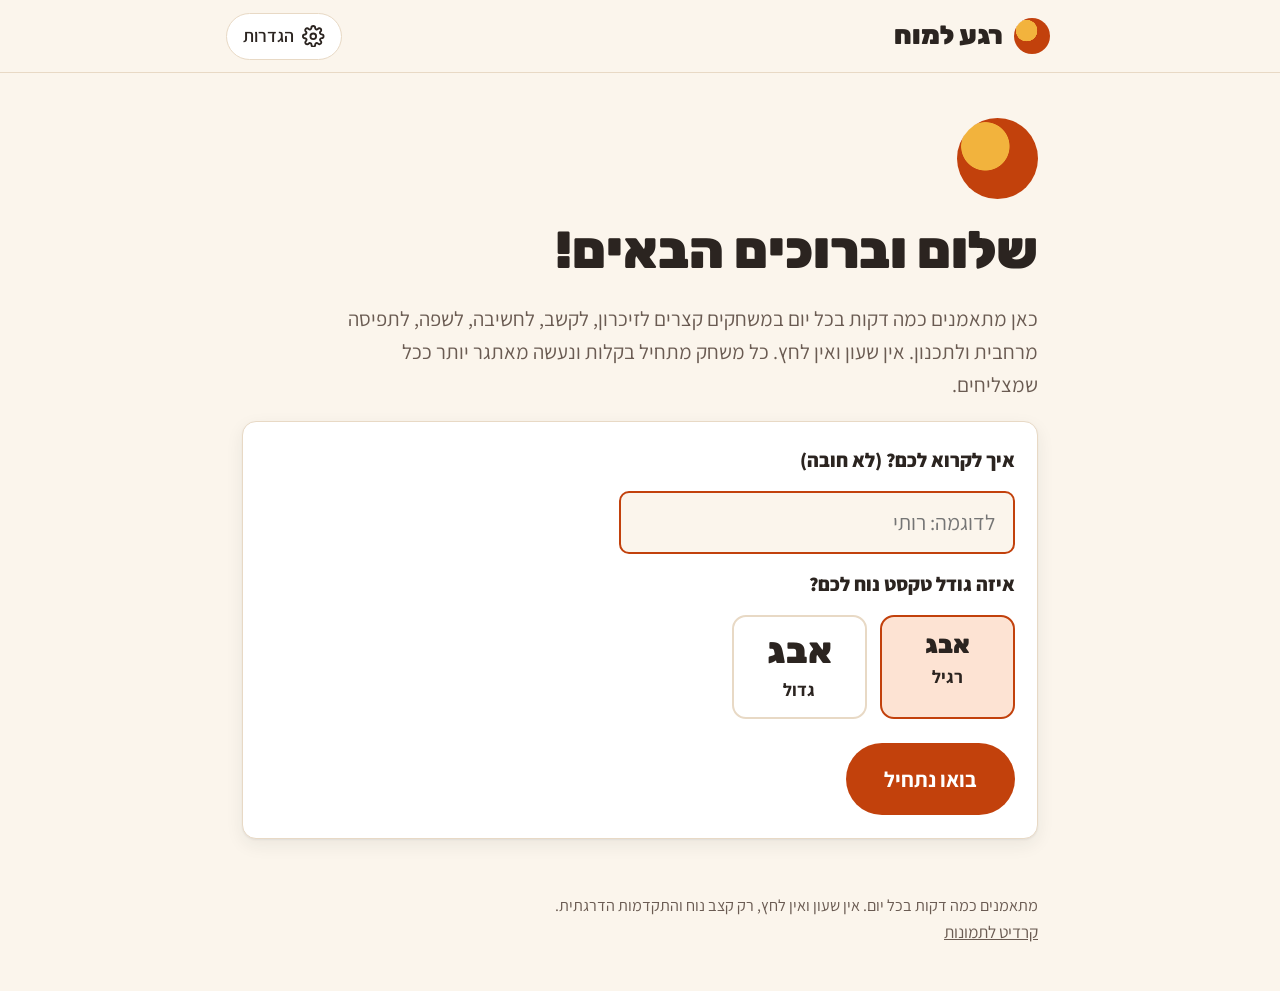
<file: index.html>
<!doctype html>
<html lang="he" dir="rtl">
<head>
  <meta charset="utf-8">
  <meta name="viewport" content="width=device-width, initial-scale=1, viewport-fit=cover">
  <title>רגע למוח</title>
  <meta name="description" content="אימון מוח יומי בעברית: משחקי זיכרון, קשב, חשיבה ושפה בקצב נוח.">
  <link rel="icon" href="favicon.svg" type="image/svg+xml">
  <meta name="theme-color" content="#0d6b66">
  <meta property="og:title" content="רגע למוח">
  <meta property="og:description" content="אימון מוח יומי בעברית: משחקי זיכרון, קשב, חשיבה ושפה בקצב נוח.">
  <link rel="preconnect" href="https://fonts.googleapis.com">
  <link rel="preconnect" href="https://fonts.gstatic.com" crossorigin>
  <link rel="stylesheet" href="https://fonts.googleapis.com/css2?family=Rubik:wght@500;700;800;900&family=Assistant:wght@400;600;700;800&display=swap">
  <link rel="stylesheet" href="css/style.css">
</head>
<body>
  <header class="topbar">
    <div class="topbar-inner">
      <button class="brand" id="brand-home" type="button" aria-label="חזרה לדף הבית">
        <span class="brand-mark" aria-hidden="true"></span>
        <span class="brand-name">רגע למוח</span>
      </button>
      <div class="topbar-tools">
        <button class="tool-btn settings-btn" id="btn-home" type="button">
          <svg viewBox="0 0 24 24" aria-hidden="true"><path d="M3 11.5 12 4l9 7.5"/><path d="M5.5 10v10h5v-6h3v6h5V10"/></svg>
          <span>דף הבית</span>
        </button>
        <button class="tool-btn settings-btn" id="btn-settings" type="button" aria-haspopup="dialog">
          <svg viewBox="0 0 24 24" aria-hidden="true"><circle cx="12" cy="12" r="3"/><path d="M19.4 15a1.7 1.7 0 0 0 .3 1.8l.1.1a2 2 0 1 1-2.8 2.8l-.1-.1a1.7 1.7 0 0 0-1.8-.3 1.7 1.7 0 0 0-1 1.5V21a2 2 0 1 1-4 0v-.1a1.7 1.7 0 0 0-1.1-1.5 1.7 1.7 0 0 0-1.8.3l-.1.1a2 2 0 1 1-2.8-2.8l.1-.1a1.7 1.7 0 0 0 .3-1.8 1.7 1.7 0 0 0-1.5-1H3a2 2 0 1 1 0-4h.1a1.7 1.7 0 0 0 1.5-1.1 1.7 1.7 0 0 0-.3-1.8l-.1-.1a2 2 0 1 1 2.8-2.8l.1.1a1.7 1.7 0 0 0 1.8.3H9a1.7 1.7 0 0 0 1-1.5V3a2 2 0 1 1 4 0v.1a1.7 1.7 0 0 0 1 1.5 1.7 1.7 0 0 0 1.8-.3l.1-.1a2 2 0 1 1 2.8 2.8l-.1.1a1.7 1.7 0 0 0-.3 1.8V9a1.7 1.7 0 0 0 1.5 1H21a2 2 0 1 1 0 4h-.1a1.7 1.7 0 0 0-1.5 1z"/></svg>
          <span>הגדרות</span>
        </button>
      </div>
    </div>
  </header>

  <main id="app" class="app" aria-live="polite"></main>

  <footer class="footer">
    <p>מתאמנים כמה דקות בכל יום. אין שעון ואין לחץ, רק קצב נוח והתקדמות הדרגתית.</p>
    <p class="footer-credits"><a href="img/photos/credits.html">קרדיט לתמונות</a></p>
  </footer>

  <!-- Core must load first: games register themselves on window.BrainGames -->
  <script src="js/core.js"></script>
  <script src="js/photo-bank.js"></script>
  <script src="js/games/memory-pairs.js"></script>
  <script src="js/games/sequence-lights.js"></script>
  <script src="js/games/grid-memory.js"></script>
  <script src="js/games/mental-math.js"></script>
  <script src="js/games/number-series.js"></script>
  <script src="js/games/shop-change.js"></script>
  <script src="js/games/odd-one-out.js"></script>
  <script src="js/games/color-word.js"></script>
  <script src="js/games/whats-new.js"></script>
  <script src="js/games/shopping-list.js"></script>
  <script src="js/games/face-names.js"></script>
  <script src="js/games/count-items.js"></script>
  <script src="js/games/word-scramble.js"></script>
  <script src="js/games/proverbs.js"></script>
  <script src="js/games/synonyms.js"></script>
  <script src="js/games/spot-difference.js"></script>
  <script src="js/games/clock-time.js"></script>
  <script src="js/games/route-arrows.js"></script>
  <script src="js/games/word-pairs.js"></script>
  <script src="js/games/symbol-search.js"></script>
  <script src="js/games/balance-scale.js"></script>
  <script src="js/games/word-links.js"></script>
  <script src="js/games/mirror-image.js"></script>
  <script src="js/games/rotate-shape.js"></script>
  <script src="js/games/ball-tower.js"></script>
  <script src="js/games/daily-order.js"></script>
  <script src="js/games/middle-arrow.js"></script>
  <script src="js/games/unique-one.js"></script>
  <script src="js/games/follow-fish.js"></script>
  <script src="js/games/delivery-route.js"></script>
  <script src="js/games/brain-shift.js"></script>
  <script src="js/games/bigger-sum.js"></script>
  <script src="js/games/split-evenly.js"></script>
  <script src="js/games/bumper-path.js"></script>
  <script src="js/games/fit-piece.js"></script>
  <script src="js/games/what-is-this.js"></script>
  <script src="js/games/photo-name.js"></script>
  <script src="js/games/photo-pick.js"></script>
  <script src="js/games/trios.js"></script>
  <script src="js/games/word-points.js"></script>
  <script src="js/games/tangram.js"></script>
  <script src="js/games/nonogram.js"></script>
  <script src="js/games/math-cages.js"></script>
  <script src="js/games/dot-trail.js"></script>
  <script src="js/games/story-recall.js"></script>
  <script src="js/games/analogies.js"></script>
  <script src="js/games/paper-fold.js"></script>
  <script src="js/games/cube-count.js"></script>
  <script src="js/games/word-search.js"></script>
  <script src="js/games/kakuro.js"></script>
  <script src="js/games/seven-boom.js"></script>
  <script src="js/games/gematria.js"></script>
  <script src="js/games/secret-message.js"></script>
  <script src="js/eretz-ir-words.js"></script>
  <script src="js/games/eretz-ir.js"></script>
  <script src="js/games/fractions.js"></script>
  <script src="js/games/jigsaw.js"></script>
  <script src="js/games/pill-box.js"></script>
  <script src="js/games/water-pour.js"></script>
  <script src="js/games/sliding-puzzle.js"></script>
  <script src="js/games/hanoi.js"></script>
  <script src="js/games/lights-out.js"></script>
  <script src="js/games/crossword.js"></script>
  <script src="js/games/guess-word.js"></script>
  <script src="js/games/opposites.js"></script>
  <script src="js/games/who-lives-where.js"></script>
  <script src="js/games/maze.js"></script>
  <script src="js/games/shadow-match.js"></script>
  <script src="js/games/target-number.js"></script>
  <script src="js/games/where-is-it.js"></script>
  <script src="js/games/phone-number.js"></script>
  <script src="js/games/appointments.js"></script>
  <script src="js/games/block-rows.js"></script>
  <script src="js/games/mystery.js"></script>
  <script src="js/games/code-breaker.js"></script>
  <script src="js/games/two-colors.js"></script>
  <script src="js/games/crowns.js"></script>
  <script src="js/games/greater-less.js"></script>
  <script src="js/games/skyscrapers.js"></script>
  <script src="js/games/treasures.js"></script>
  <script src="js/games/ships.js"></script>
  <script src="js/games/bridges.js"></script>
  <script src="js/games/hitori.js"></script>
  <script src="js/games/truth-lies.js"></script>
  <script src="js/games/bulls-cows.js"></script>
  <script src="js/games/peg-solitaire.js"></script>
  <script src="js/games/mancala.js"></script>
  <script src="js/app.js"></script>
</body>
</html>
</file>
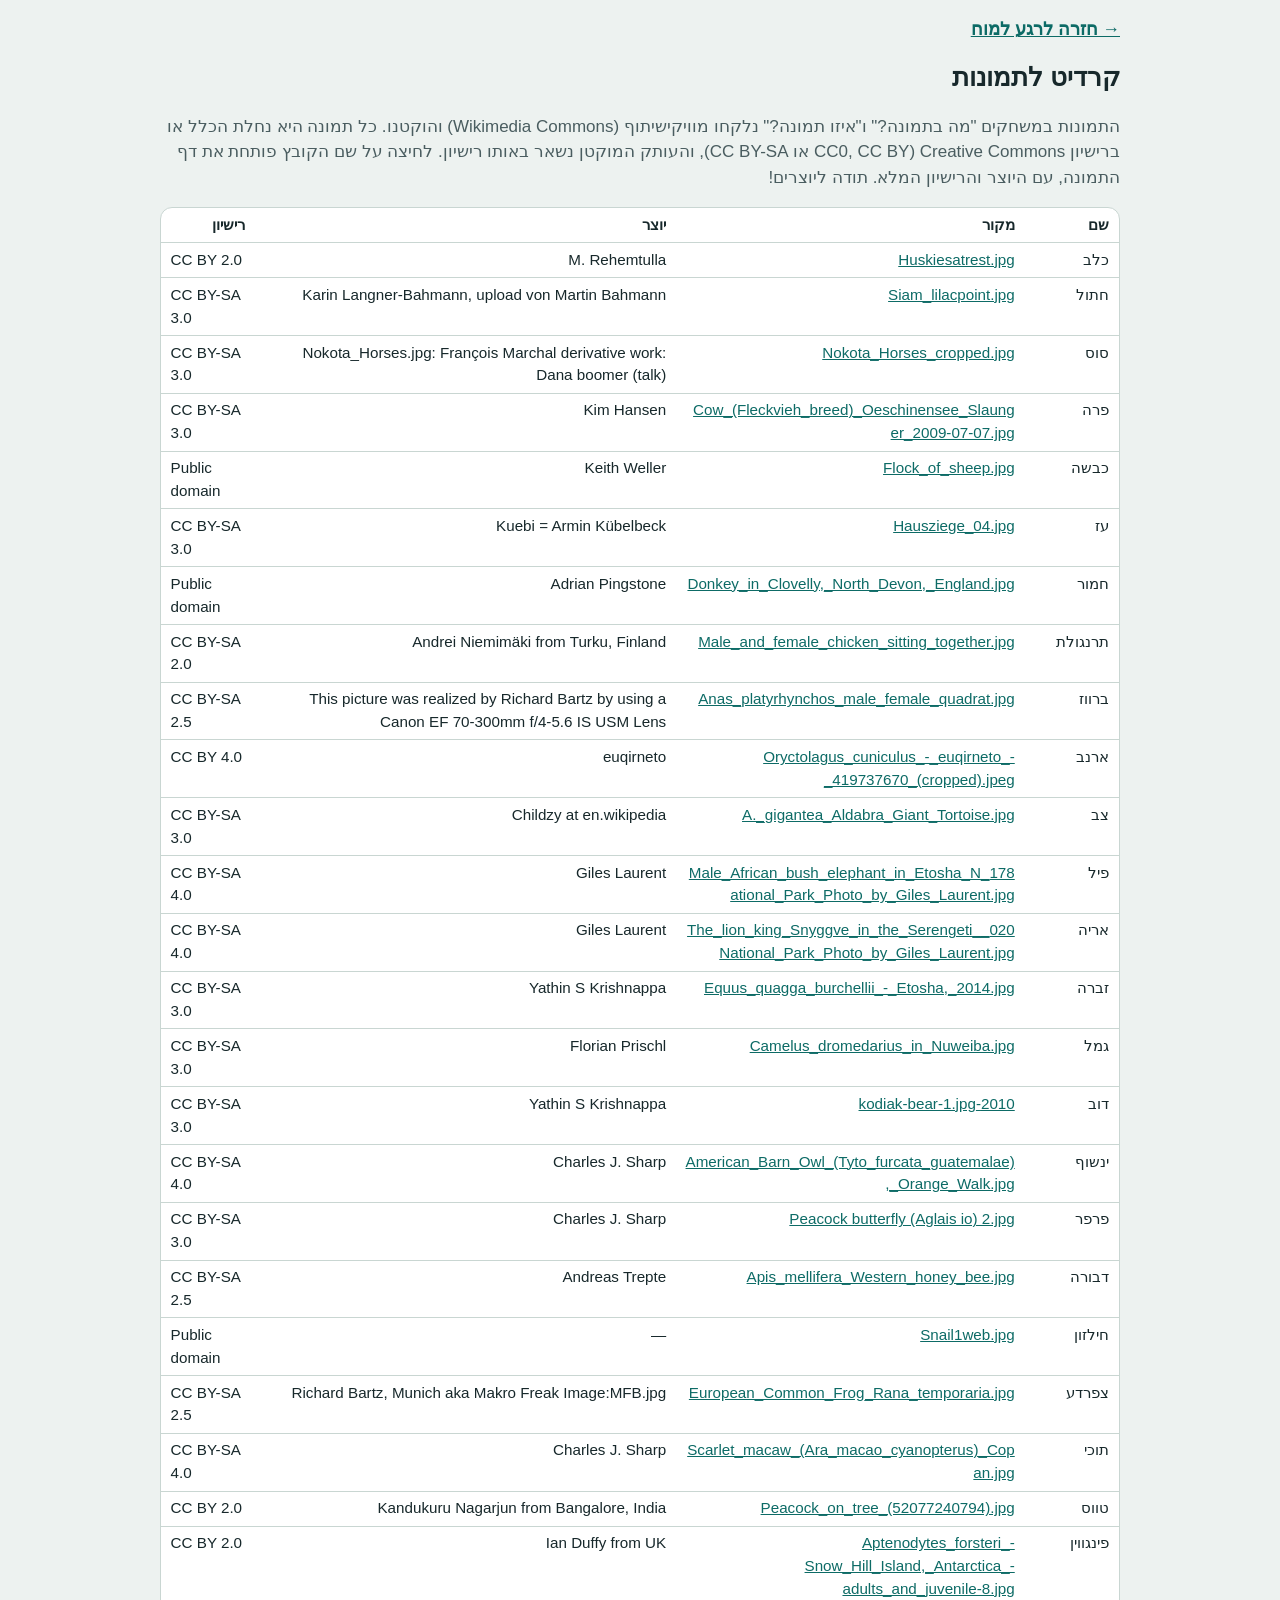
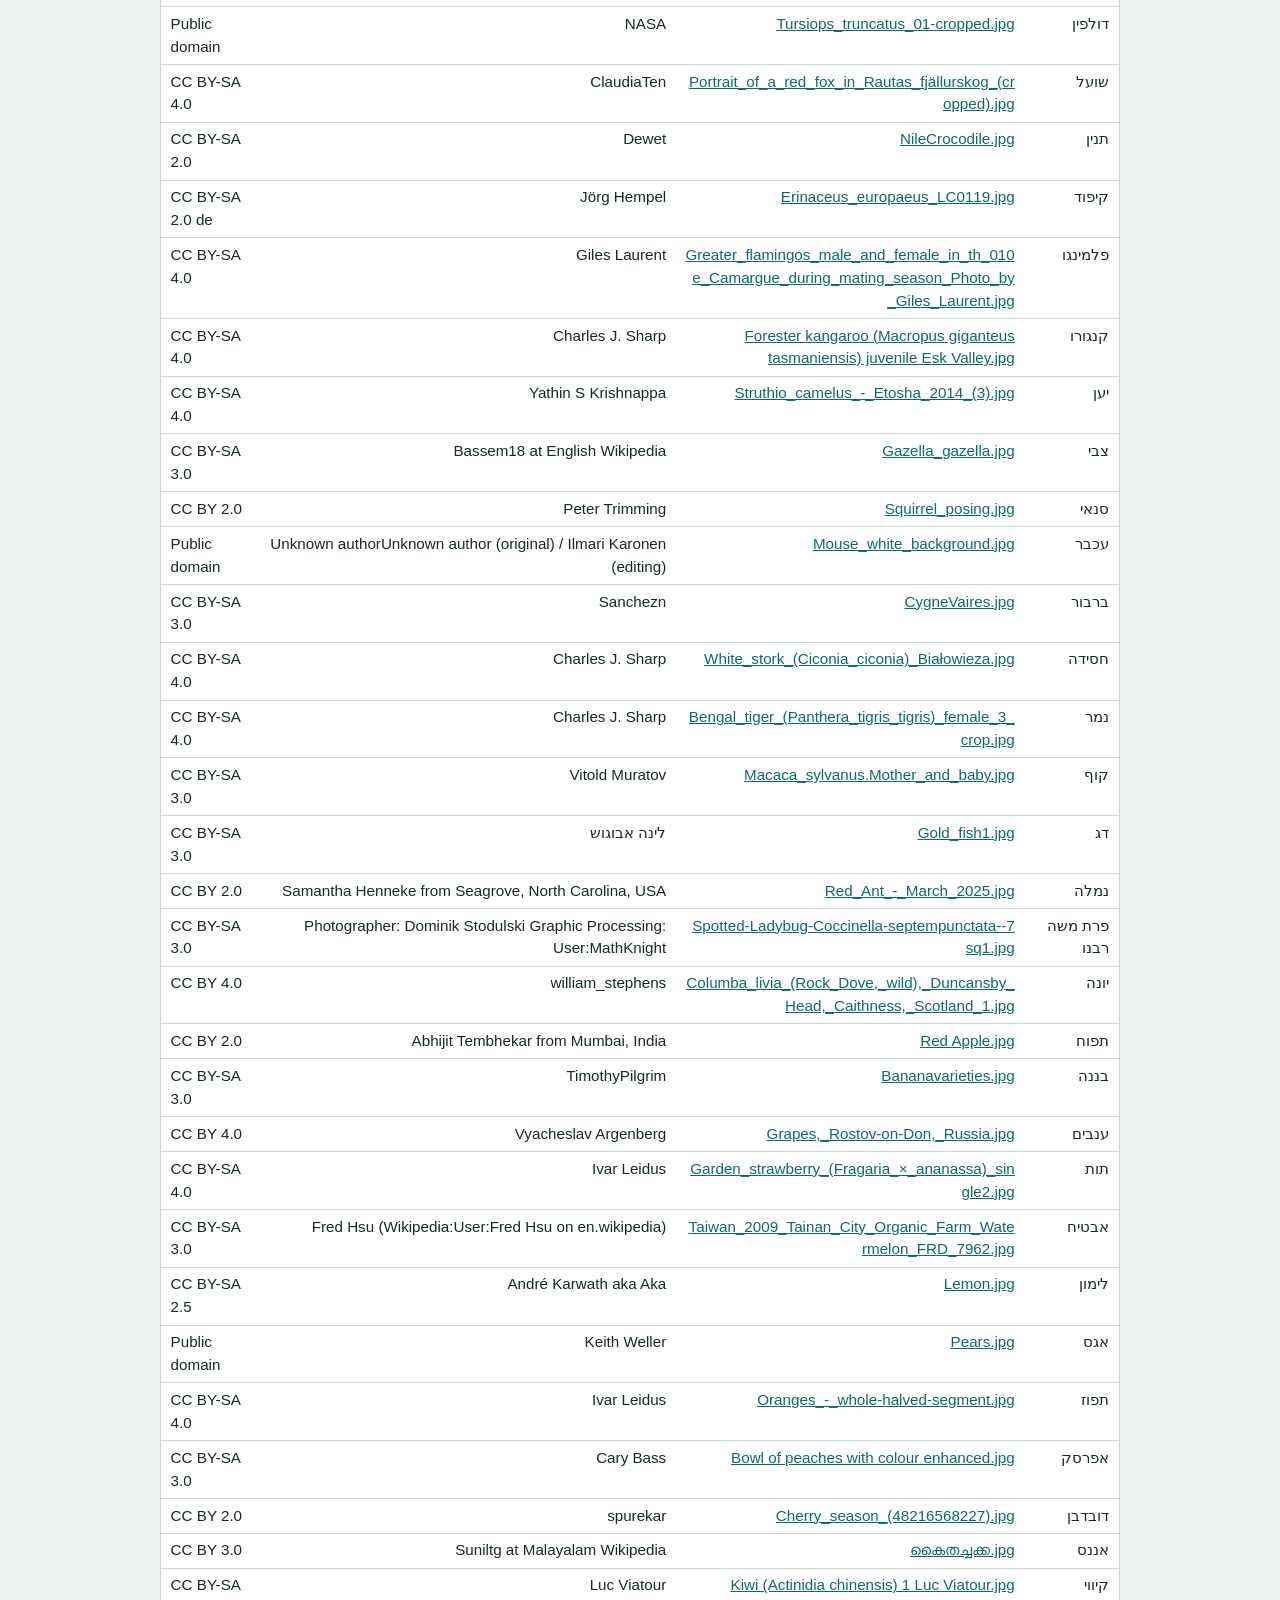
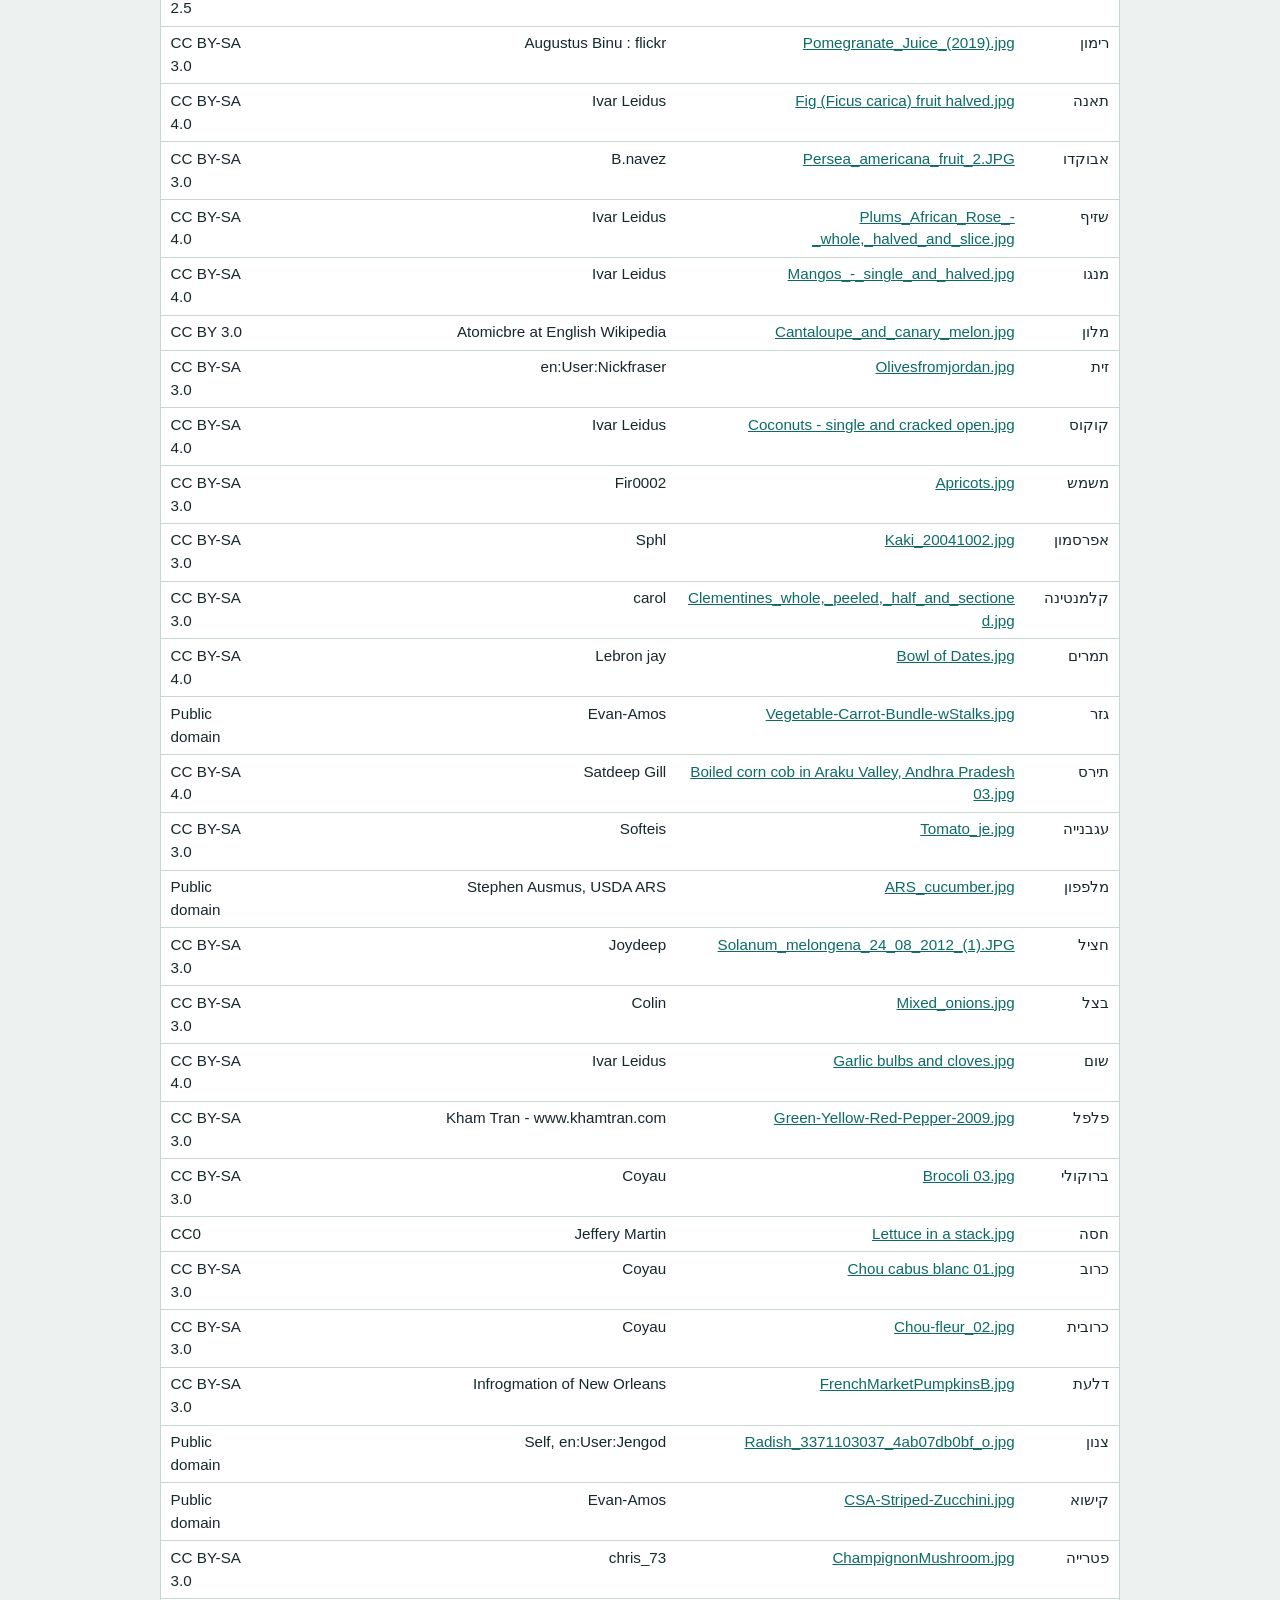
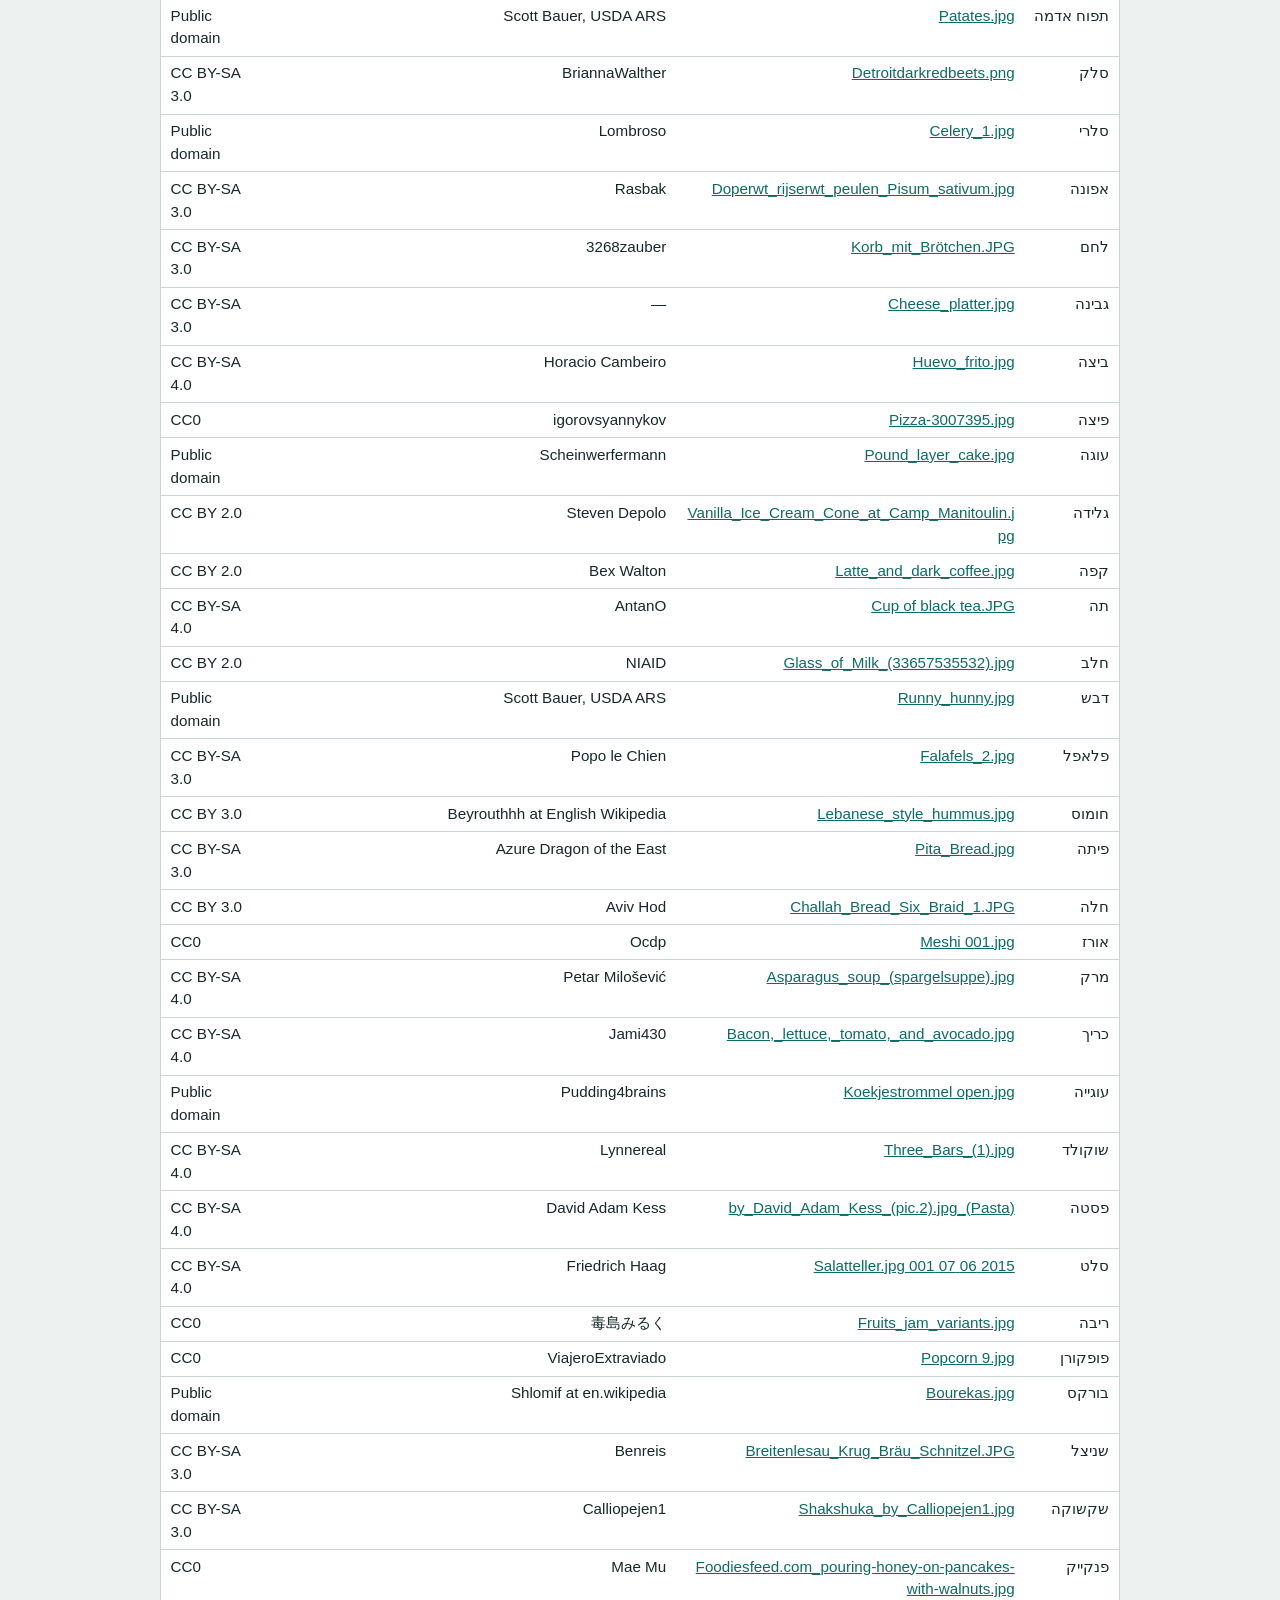
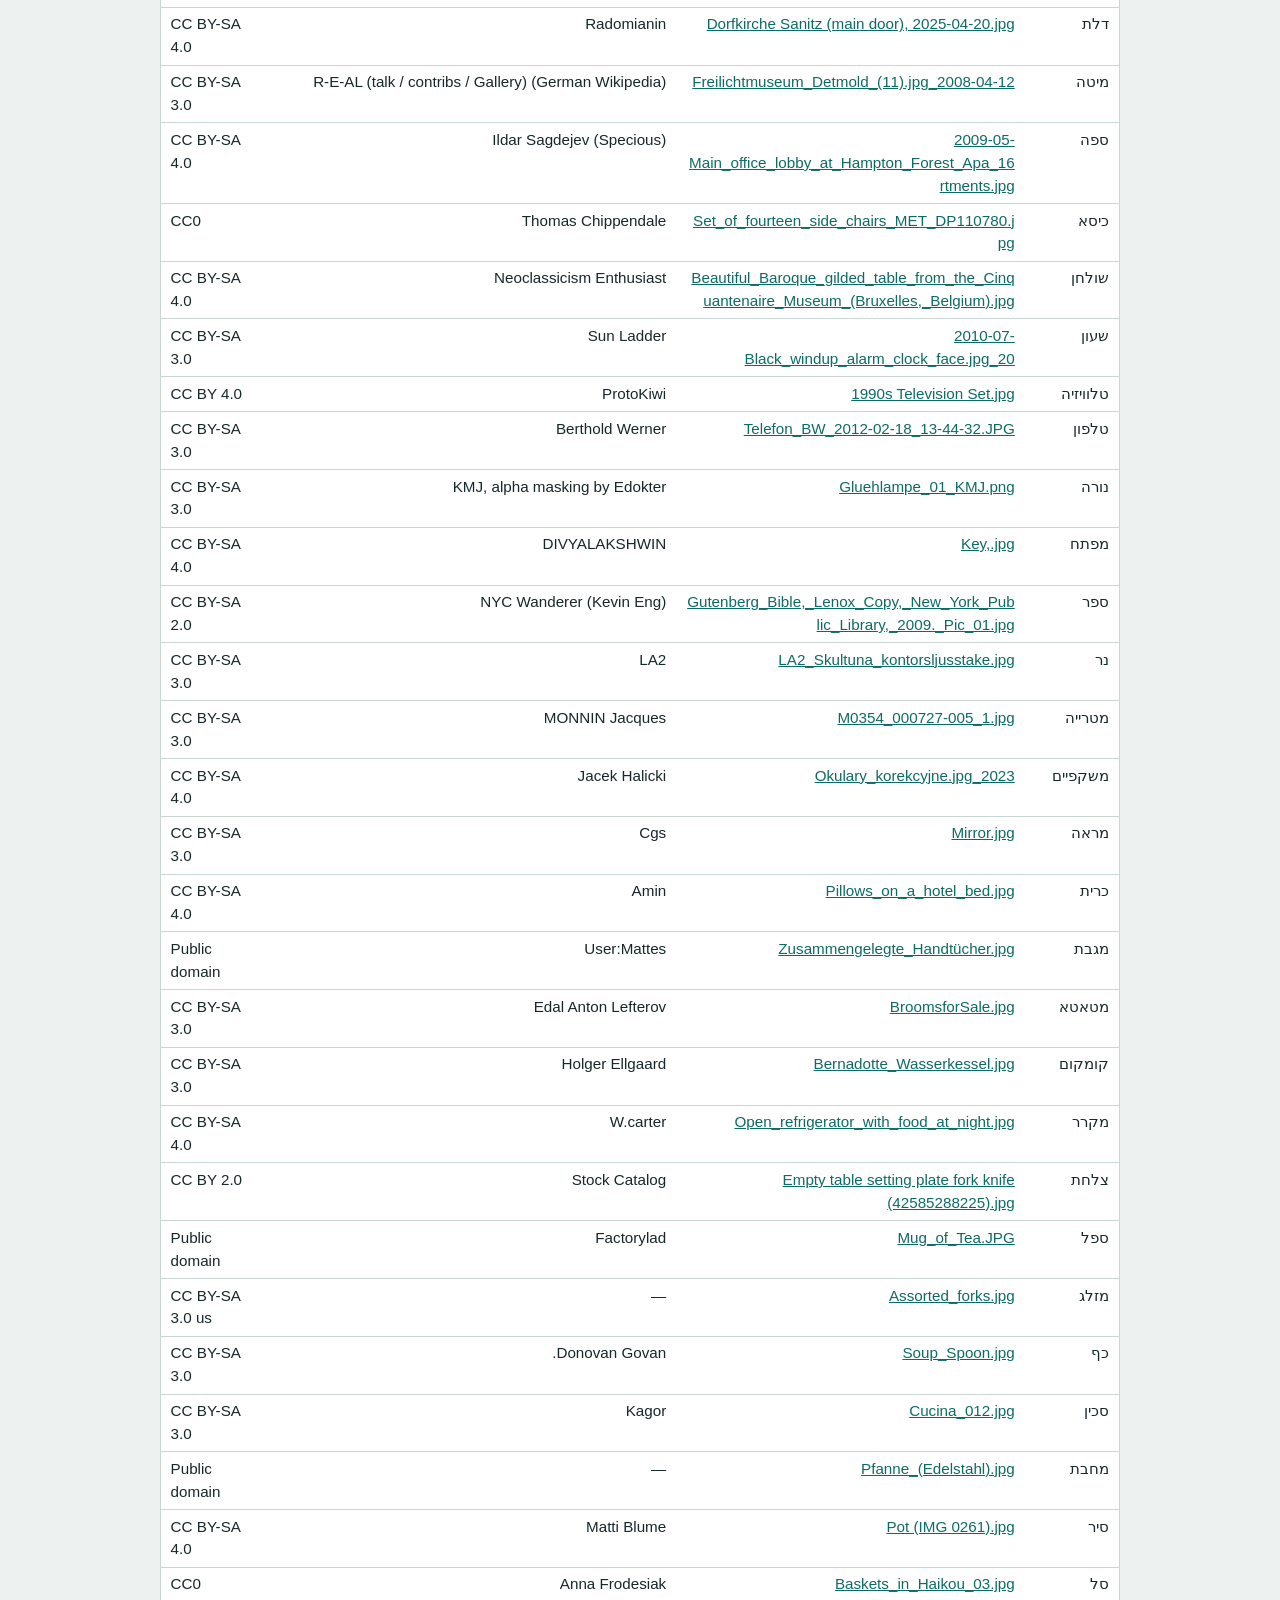
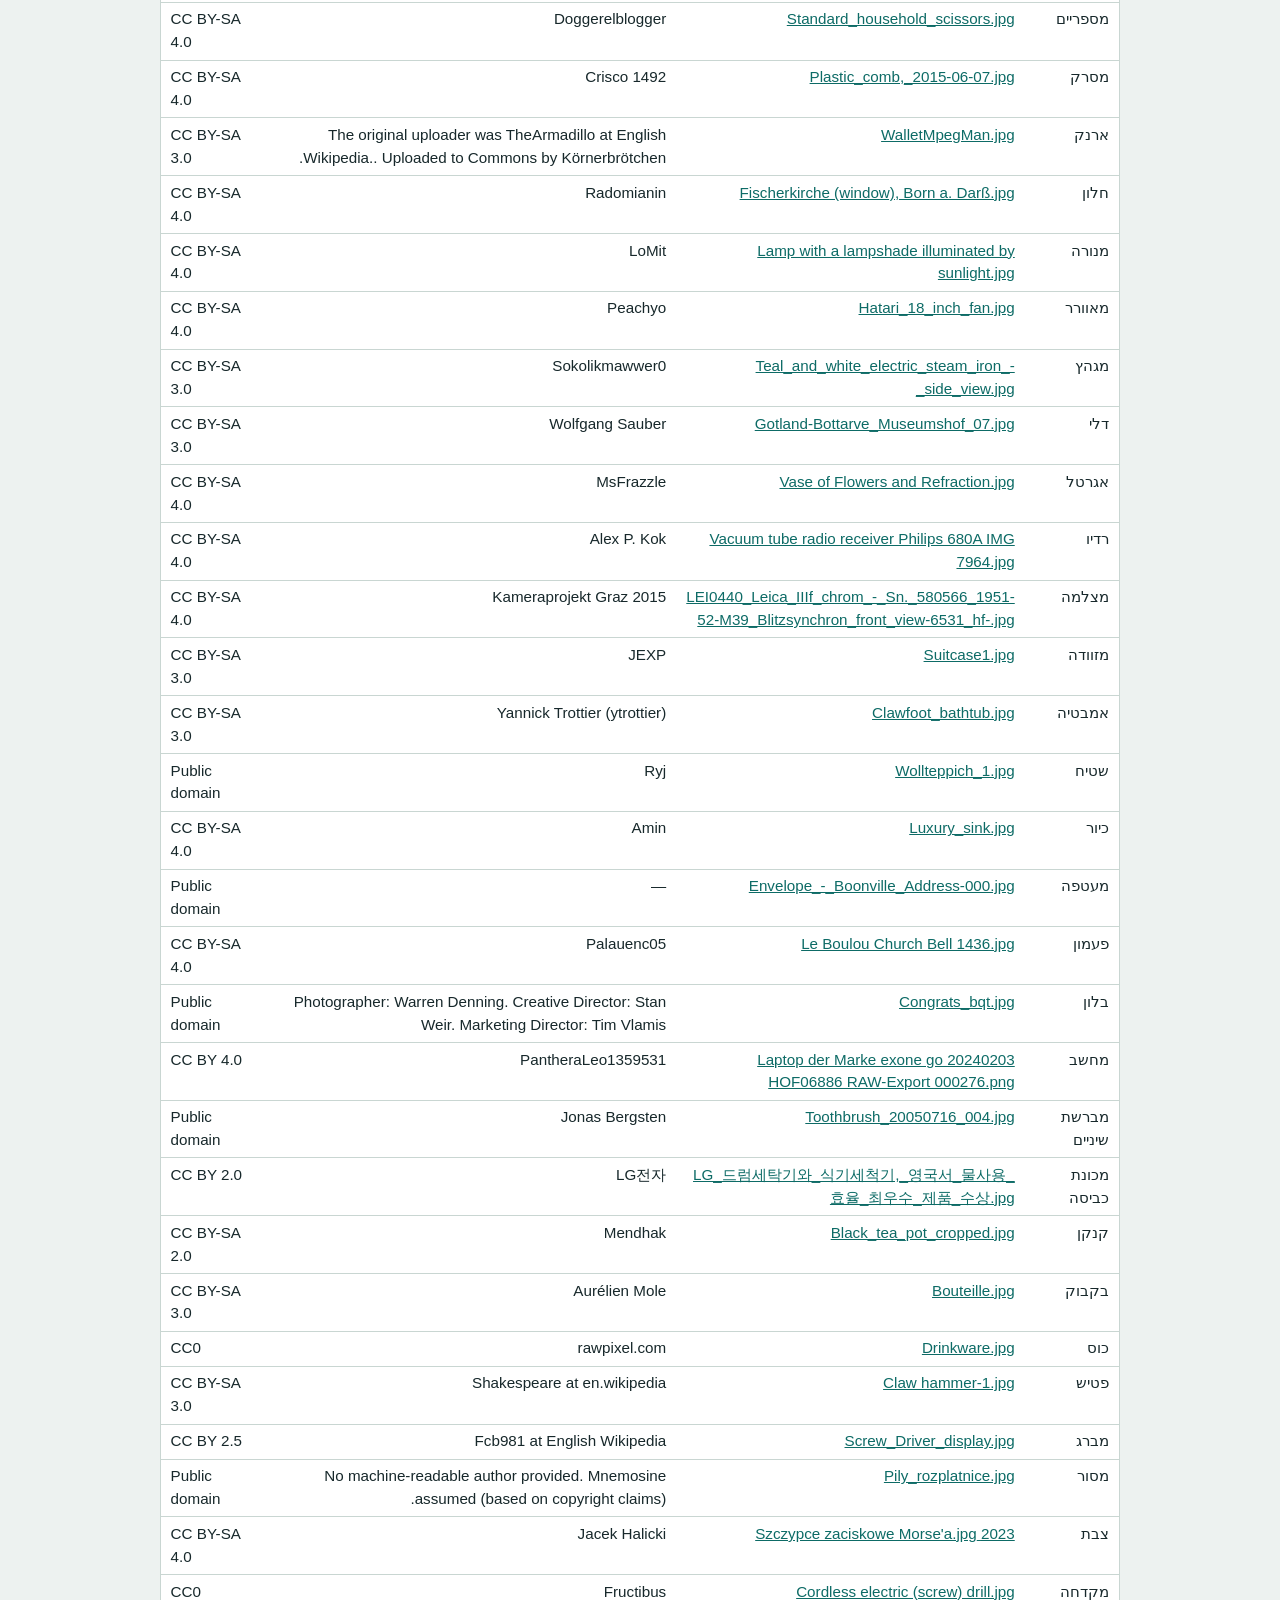
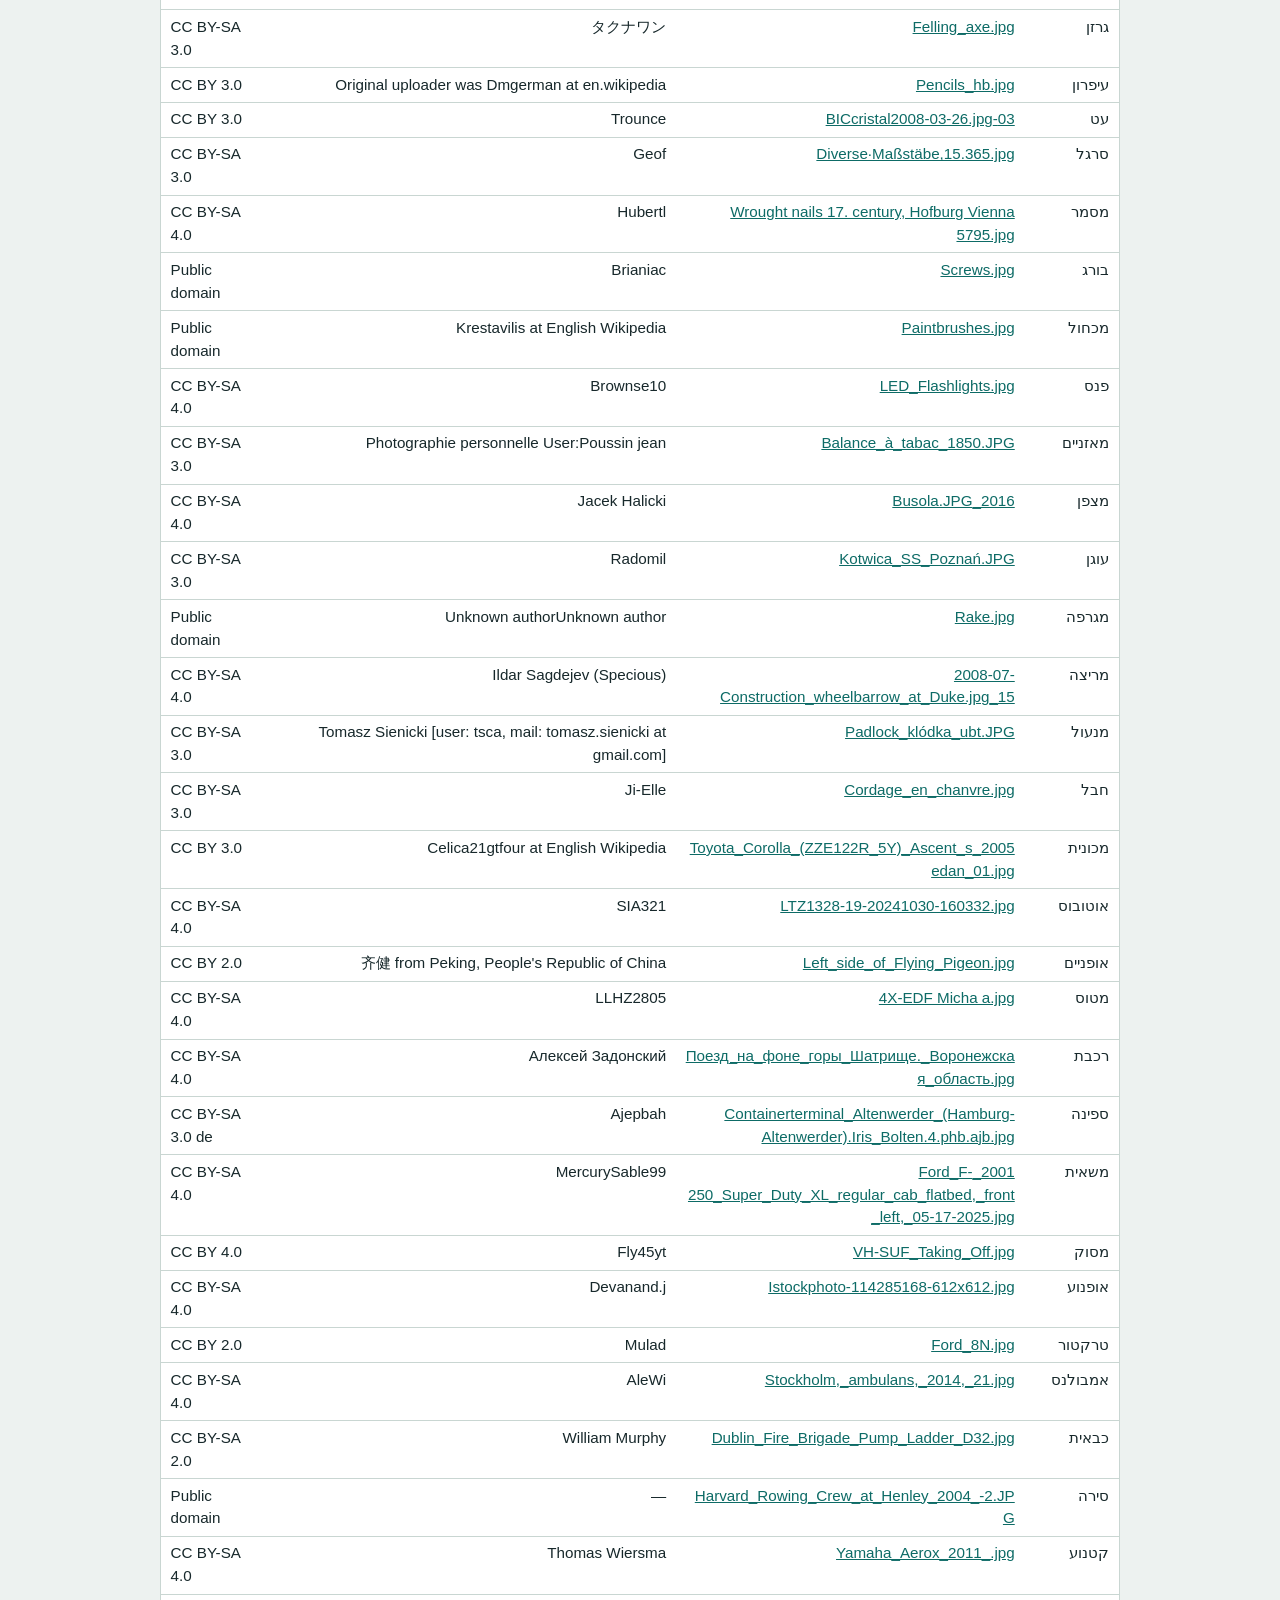
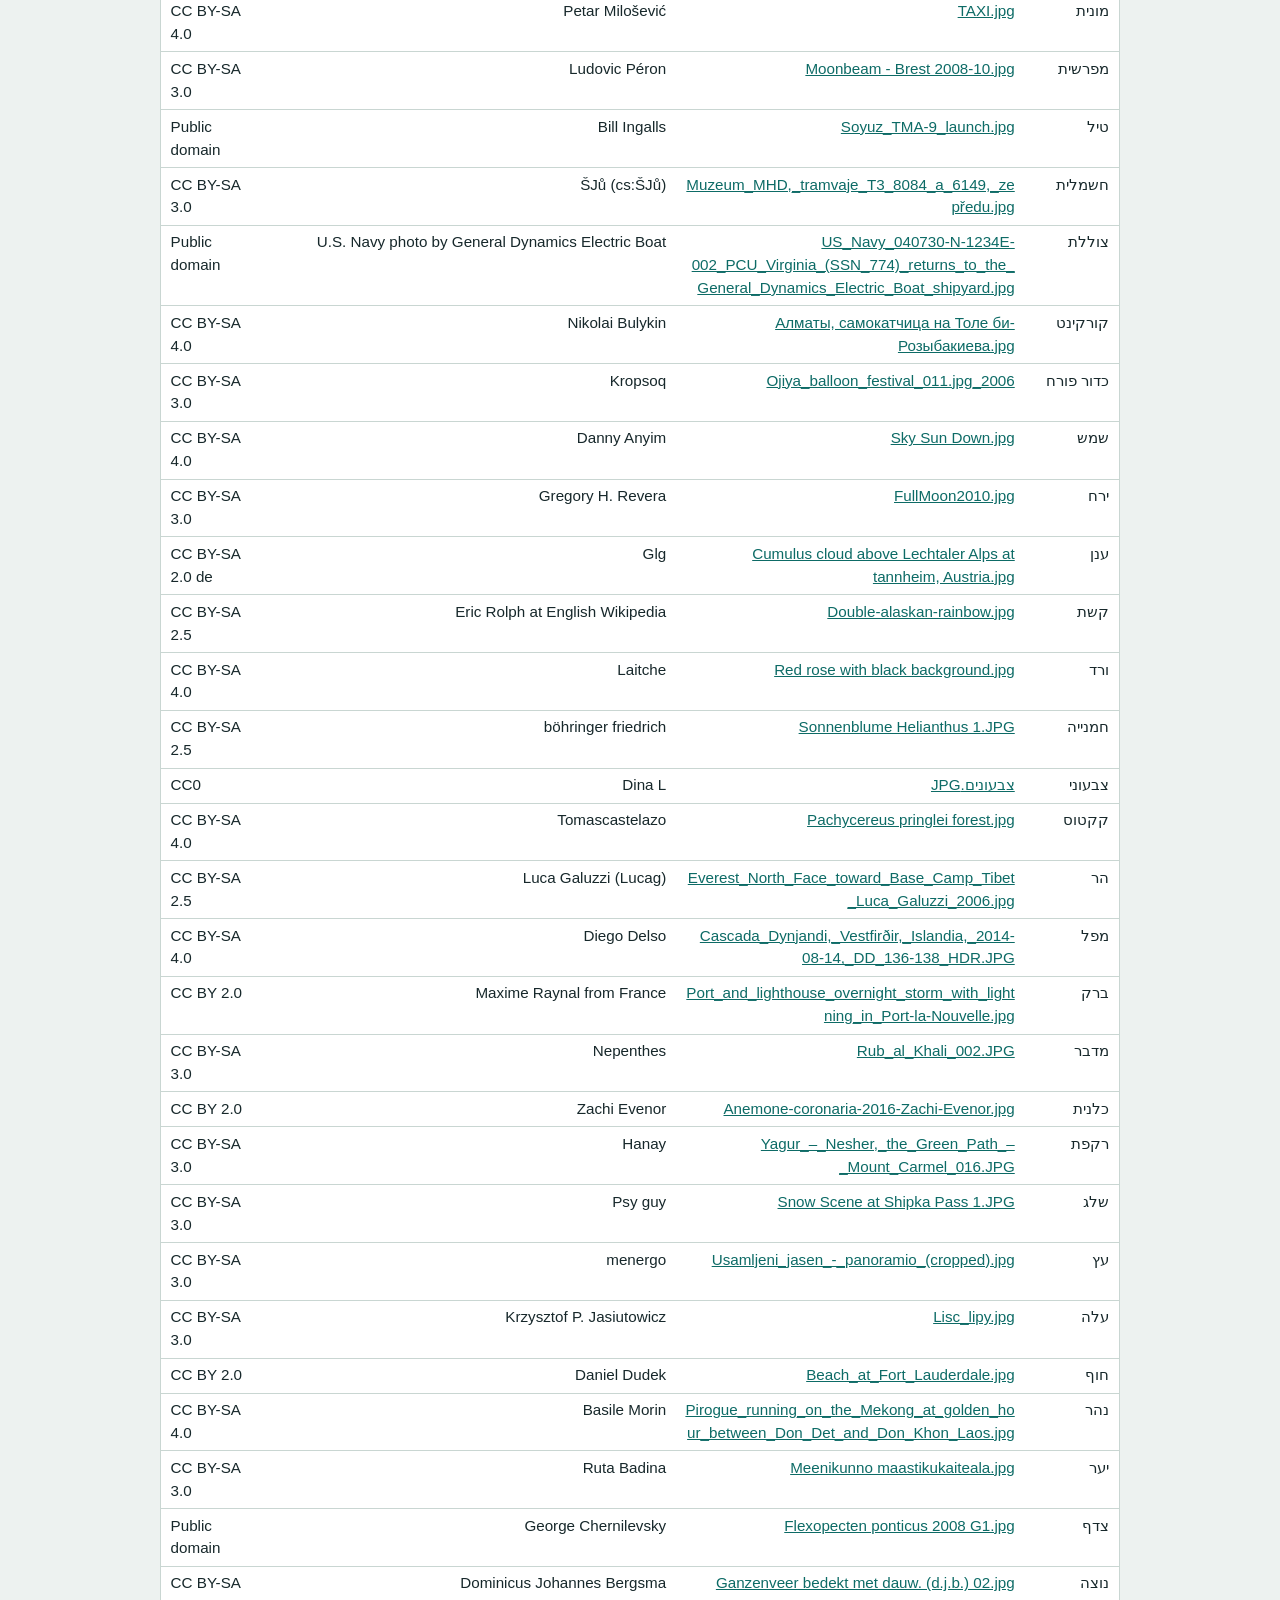
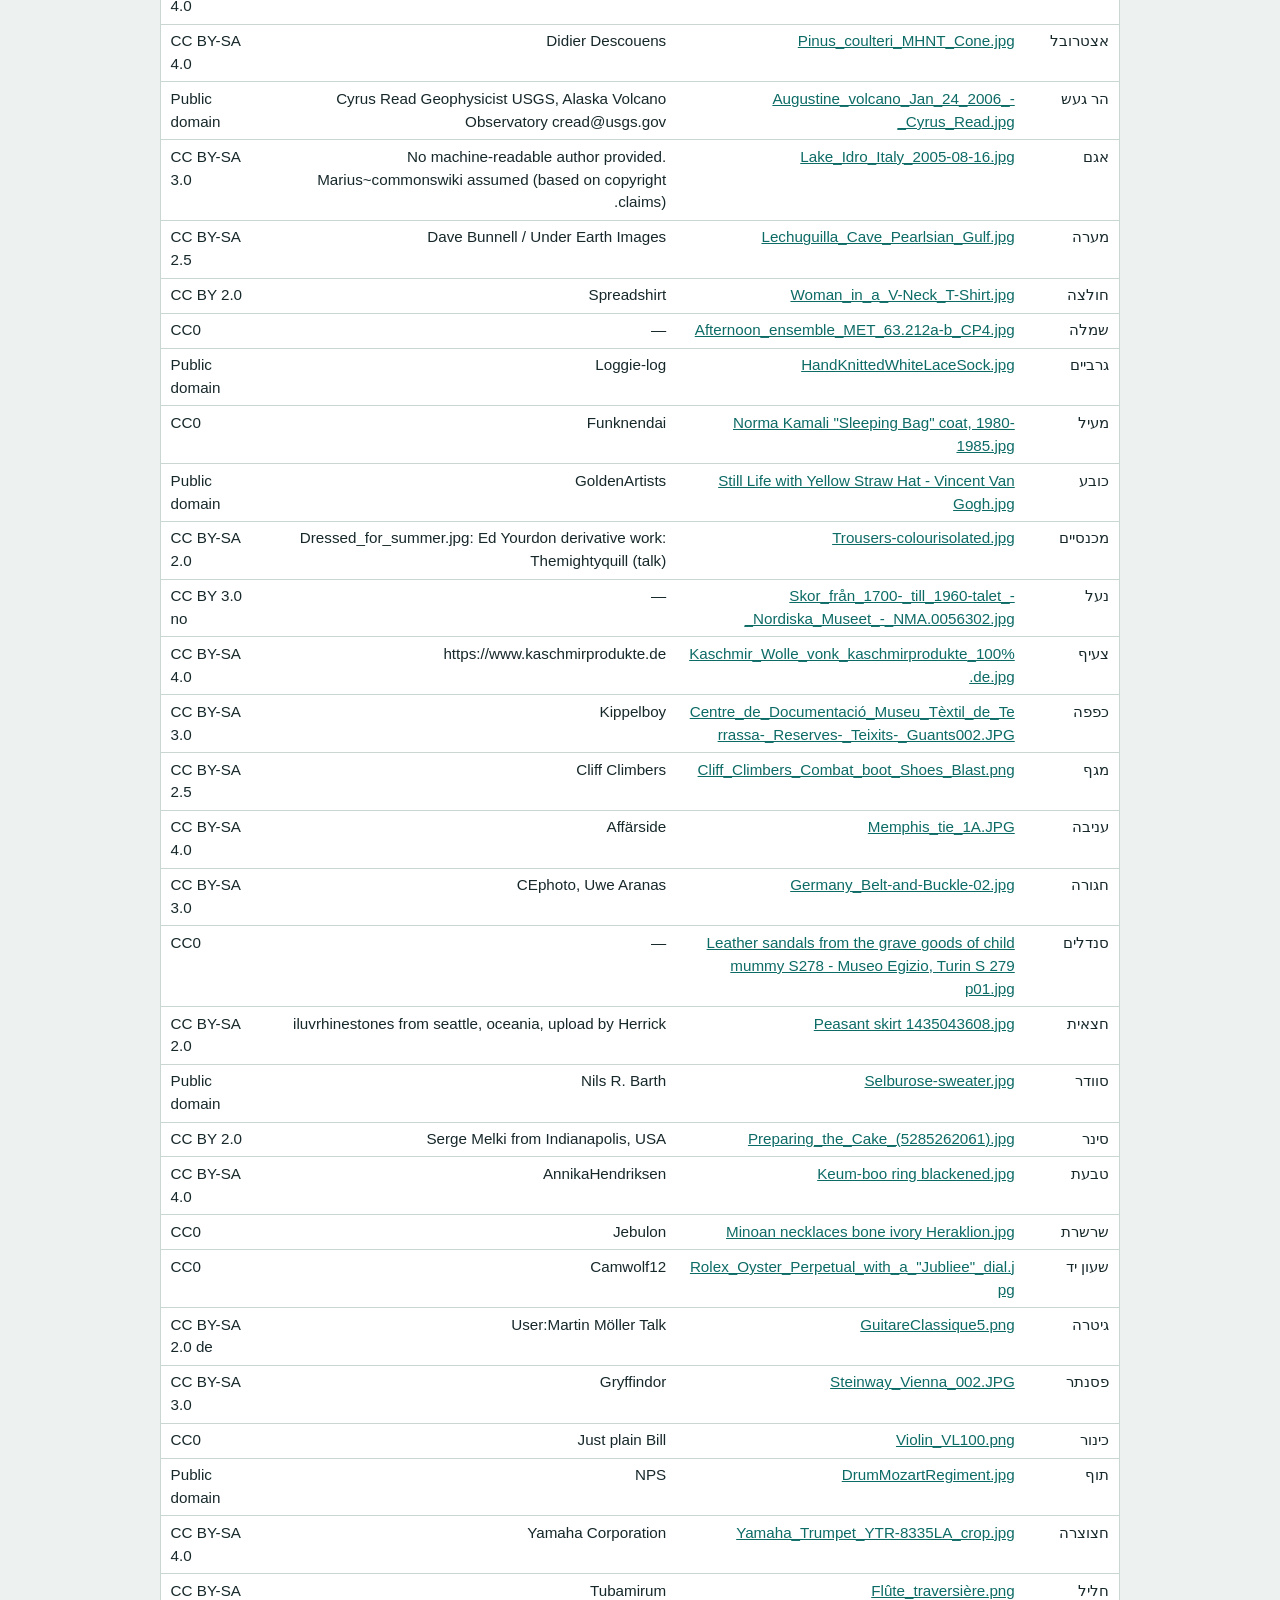
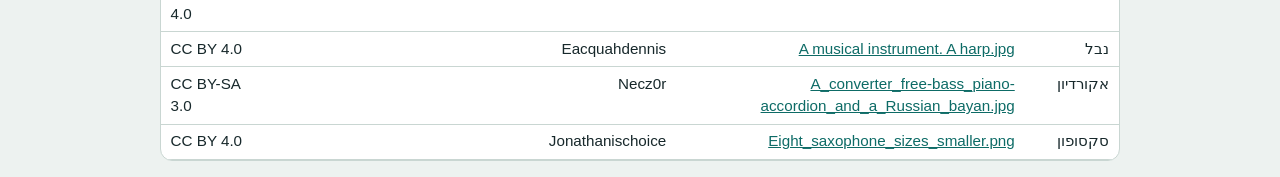
<file: img/photos/credits.html>
<!doctype html>
<html lang="he" dir="rtl">
<head>
<meta charset="utf-8">
<meta name="viewport" content="width=device-width, initial-scale=1">
<title>קרדיט לתמונות</title>
<style>
  :root { --bg: #edf2f0; --surface: #fff; --ink: #17282b; --ink-soft: #4a5d60; --line: #c9d6d2; --accent: #0d6b66; }
  @media (prefers-color-scheme: dark) {
    :root { --bg: #101a1c; --surface: #18262a; --ink: #e8f0ee; --ink-soft: #a9bbb8; --line: #34484c; --accent: #4fc0b6; }
  }
  body { margin: 0; padding: 16px; background: var(--bg); color: var(--ink); font: 17px/1.5 "Assistant", Arial, sans-serif; }
  main { max-width: 60rem; margin: 0 auto; }
  h1 { font-size: 1.6rem; margin: .2rem 0 .6rem; }
  p { color: var(--ink-soft); }
  a { color: var(--accent); }
  .back { display: inline-block; margin-bottom: .8rem; font-weight: 700; font-size: 1.1rem; }
  .wrap { overflow-x: auto; background: var(--surface); border: 1px solid var(--line); border-radius: 12px; }
  table { border-collapse: collapse; width: 100%; font-size: .95rem; }
  th, td { padding: .35rem .6rem; border-bottom: 1px solid var(--line); text-align: start; vertical-align: top; }
  td:nth-child(2) { overflow-wrap: anywhere; }
  /* phones: one small card per photo instead of a wide table */
  @media (max-width: 640px) {
    thead { display: none; }
    table, tbody, tr, td { display: block; }
    tr { padding: .5rem .2rem; border-bottom: 1px solid var(--line); }
    td { border: 0; padding: .05rem .6rem; }
    td:first-child { font-weight: 800; font-size: 1.05rem; }
    td:nth-child(4) { color: var(--ink-soft); text-align: right; }
  }
</style>
</head>
<body>
<main>
  <a class="back" href="../../index.html">→ חזרה לרגע למוח</a>
  <h1>קרדיט לתמונות</h1>
  <p>התמונות במשחקים "מה בתמונה?" ו"איזו תמונה?" נלקחו מוויקישיתוף (Wikimedia Commons) והוקטנו.
  כל תמונה היא נחלת הכלל או ברישיון Creative Commons (CC0, CC BY או CC BY-SA), והעותק המוקטן נשאר באותו רישיון.
  לחיצה על שם הקובץ פותחת את דף התמונה, עם היוצר והרישיון המלא. תודה ליוצרים!</p>
  <div class="wrap"><table>
    <thead><tr><th>שם</th><th>מקור</th><th>יוצר</th><th>רישיון</th></tr></thead>
    <tbody>
      <tr><td>כלב</td><td><a href="https://commons.wikimedia.org/wiki/File:Huskiesatrest.jpg" rel="noopener">Huskiesatrest.jpg</a></td><td>M. Rehemtulla</td><td dir="ltr">CC BY 2.0</td></tr>
      <tr><td>חתול</td><td><a href="https://commons.wikimedia.org/wiki/File:Siam_lilacpoint.jpg" rel="noopener">Siam_lilacpoint.jpg</a></td><td>Karin Langner-Bahmann, upload von Martin Bahmann</td><td dir="ltr">CC BY-SA 3.0</td></tr>
      <tr><td>סוס</td><td><a href="https://commons.wikimedia.org/wiki/File:Nokota_Horses_cropped.jpg" rel="noopener">Nokota_Horses_cropped.jpg</a></td><td>Nokota_Horses.jpg: François Marchal derivative work: Dana boomer (talk)</td><td dir="ltr">CC BY-SA 3.0</td></tr>
      <tr><td>פרה</td><td><a href="https://commons.wikimedia.org/wiki/File:Cow_(Fleckvieh_breed)_Oeschinensee_Slaunger_2009-07-07.jpg" rel="noopener">Cow_(Fleckvieh_breed)_Oeschinensee_Slaunger_2009-07-07.jpg</a></td><td>Kim Hansen</td><td dir="ltr">CC BY-SA 3.0</td></tr>
      <tr><td>כבשה</td><td><a href="https://commons.wikimedia.org/wiki/File:Flock_of_sheep.jpg" rel="noopener">Flock_of_sheep.jpg</a></td><td>Keith Weller</td><td dir="ltr">Public domain</td></tr>
      <tr><td>עז</td><td><a href="https://commons.wikimedia.org/wiki/File:Hausziege_04.jpg" rel="noopener">Hausziege_04.jpg</a></td><td>Kuebi = Armin Kübelbeck</td><td dir="ltr">CC BY-SA 3.0</td></tr>
      <tr><td>חמור</td><td><a href="https://commons.wikimedia.org/wiki/File:Donkey_in_Clovelly,_North_Devon,_England.jpg" rel="noopener">Donkey_in_Clovelly,_North_Devon,_England.jpg</a></td><td>Adrian Pingstone</td><td dir="ltr">Public domain</td></tr>
      <tr><td>תרנגולת</td><td><a href="https://commons.wikimedia.org/wiki/File:Male_and_female_chicken_sitting_together.jpg" rel="noopener">Male_and_female_chicken_sitting_together.jpg</a></td><td>Andrei Niemimäki from Turku, Finland</td><td dir="ltr">CC BY-SA 2.0</td></tr>
      <tr><td>ברווז</td><td><a href="https://commons.wikimedia.org/wiki/File:Anas_platyrhynchos_male_female_quadrat.jpg" rel="noopener">Anas_platyrhynchos_male_female_quadrat.jpg</a></td><td>This picture was realized by Richard Bartz by using a Canon EF 70-300mm f/4-5.6 IS USM Lens</td><td dir="ltr">CC BY-SA 2.5</td></tr>
      <tr><td>ארנב</td><td><a href="https://commons.wikimedia.org/wiki/File:Oryctolagus_cuniculus_-_euqirneto_-_419737670_(cropped).jpeg" rel="noopener">Oryctolagus_cuniculus_-_euqirneto_-_419737670_(cropped).jpeg</a></td><td>euqirneto</td><td dir="ltr">CC BY 4.0</td></tr>
      <tr><td>צב</td><td><a href="https://commons.wikimedia.org/wiki/File:A._gigantea_Aldabra_Giant_Tortoise.jpg" rel="noopener">A._gigantea_Aldabra_Giant_Tortoise.jpg</a></td><td>Childzy at en.wikipedia</td><td dir="ltr">CC BY-SA 3.0</td></tr>
      <tr><td>פיל</td><td><a href="https://commons.wikimedia.org/wiki/File:178_Male_African_bush_elephant_in_Etosha_National_Park_Photo_by_Giles_Laurent.jpg" rel="noopener">178_Male_African_bush_elephant_in_Etosha_National_Park_Photo_by_Giles_Laurent.jpg</a></td><td>Giles Laurent</td><td dir="ltr">CC BY-SA 4.0</td></tr>
      <tr><td>אריה</td><td><a href="https://commons.wikimedia.org/wiki/File:020_The_lion_king_Snyggve_in_the_Serengeti_National_Park_Photo_by_Giles_Laurent.jpg" rel="noopener">020_The_lion_king_Snyggve_in_the_Serengeti_National_Park_Photo_by_Giles_Laurent.jpg</a></td><td>Giles Laurent</td><td dir="ltr">CC BY-SA 4.0</td></tr>
      <tr><td>זברה</td><td><a href="https://commons.wikimedia.org/wiki/File:Equus_quagga_burchellii_-_Etosha,_2014.jpg" rel="noopener">Equus_quagga_burchellii_-_Etosha,_2014.jpg</a></td><td>Yathin S Krishnappa</td><td dir="ltr">CC BY-SA 3.0</td></tr>
      <tr><td>גמל</td><td><a href="https://commons.wikimedia.org/wiki/File:Camelus_dromedarius_in_Nuweiba.jpg" rel="noopener">Camelus_dromedarius_in_Nuweiba.jpg</a></td><td>Florian Prischl</td><td dir="ltr">CC BY-SA 3.0</td></tr>
      <tr><td>דוב</td><td><a href="https://commons.wikimedia.org/wiki/File:2010-kodiak-bear-1.jpg" rel="noopener">2010-kodiak-bear-1.jpg</a></td><td>Yathin S Krishnappa</td><td dir="ltr">CC BY-SA 3.0</td></tr>
      <tr><td>ינשוף</td><td><a href="https://commons.wikimedia.org/wiki/File:American_Barn_Owl_(Tyto_furcata_guatemalae),_Orange_Walk.jpg" rel="noopener">American_Barn_Owl_(Tyto_furcata_guatemalae),_Orange_Walk.jpg</a></td><td>Charles J. Sharp</td><td dir="ltr">CC BY-SA 4.0</td></tr>
      <tr><td>פרפר</td><td><a href="https://commons.wikimedia.org/wiki/File:Peacock_butterfly_(Aglais_io)_2.jpg" rel="noopener">Peacock butterfly (Aglais io) 2.jpg</a></td><td>Charles J. Sharp</td><td dir="ltr">CC BY-SA 3.0</td></tr>
      <tr><td>דבורה</td><td><a href="https://commons.wikimedia.org/wiki/File:Apis_mellifera_Western_honey_bee.jpg" rel="noopener">Apis_mellifera_Western_honey_bee.jpg</a></td><td>Andreas Trepte</td><td dir="ltr">CC BY-SA 2.5</td></tr>
      <tr><td>חילזון</td><td><a href="https://commons.wikimedia.org/wiki/File:Snail1web.jpg" rel="noopener">Snail1web.jpg</a></td><td>—</td><td dir="ltr">Public domain</td></tr>
      <tr><td>צפרדע</td><td><a href="https://commons.wikimedia.org/wiki/File:European_Common_Frog_Rana_temporaria.jpg" rel="noopener">European_Common_Frog_Rana_temporaria.jpg</a></td><td>Richard Bartz, Munich aka Makro Freak Image:MFB.jpg</td><td dir="ltr">CC BY-SA 2.5</td></tr>
      <tr><td>תוכי</td><td><a href="https://commons.wikimedia.org/wiki/File:Scarlet_macaw_(Ara_macao_cyanopterus)_Copan.jpg" rel="noopener">Scarlet_macaw_(Ara_macao_cyanopterus)_Copan.jpg</a></td><td>Charles J. Sharp</td><td dir="ltr">CC BY-SA 4.0</td></tr>
      <tr><td>טווס</td><td><a href="https://commons.wikimedia.org/wiki/File:Peacock_on_tree_(52077240794).jpg" rel="noopener">Peacock_on_tree_(52077240794).jpg</a></td><td>Kandukuru Nagarjun from Bangalore, India</td><td dir="ltr">CC BY 2.0</td></tr>
      <tr><td>פינגווין</td><td><a href="https://commons.wikimedia.org/wiki/File:Aptenodytes_forsteri_-Snow_Hill_Island,_Antarctica_-adults_and_juvenile-8.jpg" rel="noopener">Aptenodytes_forsteri_-Snow_Hill_Island,_Antarctica_-adults_and_juvenile-8.jpg</a></td><td>Ian Duffy from UK</td><td dir="ltr">CC BY 2.0</td></tr>
      <tr><td>דולפין</td><td><a href="https://commons.wikimedia.org/wiki/File:Tursiops_truncatus_01-cropped.jpg" rel="noopener">Tursiops_truncatus_01-cropped.jpg</a></td><td>NASA</td><td dir="ltr">Public domain</td></tr>
      <tr><td>שועל</td><td><a href="https://commons.wikimedia.org/wiki/File:Portrait_of_a_red_fox_in_Rautas_fj%C3%A4llurskog_(cropped).jpg" rel="noopener">Portrait_of_a_red_fox_in_Rautas_fjällurskog_(cropped).jpg</a></td><td>ClaudiaTen</td><td dir="ltr">CC BY-SA 4.0</td></tr>
      <tr><td>תנין</td><td><a href="https://commons.wikimedia.org/wiki/File:NileCrocodile.jpg" rel="noopener">NileCrocodile.jpg</a></td><td>Dewet</td><td dir="ltr">CC BY-SA 2.0</td></tr>
      <tr><td>קיפוד</td><td><a href="https://commons.wikimedia.org/wiki/File:Erinaceus_europaeus_LC0119.jpg" rel="noopener">Erinaceus_europaeus_LC0119.jpg</a></td><td>Jörg Hempel</td><td dir="ltr">CC BY-SA 2.0 de</td></tr>
      <tr><td>פלמינגו</td><td><a href="https://commons.wikimedia.org/wiki/File:010_Greater_flamingos_male_and_female_in_the_Camargue_during_mating_season_Photo_by_Giles_Laurent.jpg" rel="noopener">010_Greater_flamingos_male_and_female_in_the_Camargue_during_mating_season_Photo_by_Giles_Laurent.jpg</a></td><td>Giles Laurent</td><td dir="ltr">CC BY-SA 4.0</td></tr>
      <tr><td>קנגורו</td><td><a href="https://commons.wikimedia.org/wiki/File:Forester_kangaroo_(Macropus_giganteus_tasmaniensis)_juvenile_Esk_Valley.jpg" rel="noopener">Forester kangaroo (Macropus giganteus tasmaniensis) juvenile Esk Valley.jpg</a></td><td>Charles J. Sharp</td><td dir="ltr">CC BY-SA 4.0</td></tr>
      <tr><td>יען</td><td><a href="https://commons.wikimedia.org/wiki/File:Struthio_camelus_-_Etosha_2014_(3).jpg" rel="noopener">Struthio_camelus_-_Etosha_2014_(3).jpg</a></td><td>Yathin S Krishnappa</td><td dir="ltr">CC BY-SA 4.0</td></tr>
      <tr><td>צבי</td><td><a href="https://commons.wikimedia.org/wiki/File:Gazella_gazella.jpg" rel="noopener">Gazella_gazella.jpg</a></td><td>Bassem18 at English Wikipedia</td><td dir="ltr">CC BY-SA 3.0</td></tr>
      <tr><td>סנאי</td><td><a href="https://commons.wikimedia.org/wiki/File:Squirrel_posing.jpg" rel="noopener">Squirrel_posing.jpg</a></td><td>Peter Trimming</td><td dir="ltr">CC BY 2.0</td></tr>
      <tr><td>עכבר</td><td><a href="https://commons.wikimedia.org/wiki/File:Mouse_white_background.jpg" rel="noopener">Mouse_white_background.jpg</a></td><td>Unknown authorUnknown author (original) / Ilmari Karonen (editing)</td><td dir="ltr">Public domain</td></tr>
      <tr><td>ברבור</td><td><a href="https://commons.wikimedia.org/wiki/File:CygneVaires.jpg" rel="noopener">CygneVaires.jpg</a></td><td>Sanchezn</td><td dir="ltr">CC BY-SA 3.0</td></tr>
      <tr><td>חסידה</td><td><a href="https://commons.wikimedia.org/wiki/File:White_stork_(Ciconia_ciconia)_Bia%C5%82owieza.jpg" rel="noopener">White_stork_(Ciconia_ciconia)_Białowieza.jpg</a></td><td>Charles J. Sharp</td><td dir="ltr">CC BY-SA 4.0</td></tr>
      <tr><td>נמר</td><td><a href="https://commons.wikimedia.org/wiki/File:Bengal_tiger_(Panthera_tigris_tigris)_female_3_crop.jpg" rel="noopener">Bengal_tiger_(Panthera_tigris_tigris)_female_3_crop.jpg</a></td><td>Charles J. Sharp</td><td dir="ltr">CC BY-SA 4.0</td></tr>
      <tr><td>קוף</td><td><a href="https://commons.wikimedia.org/wiki/File:Macaca_sylvanus.Mother_and_baby.jpg" rel="noopener">Macaca_sylvanus.Mother_and_baby.jpg</a></td><td>Vitold Muratov</td><td dir="ltr">CC BY-SA 3.0</td></tr>
      <tr><td>דג</td><td><a href="https://commons.wikimedia.org/wiki/File:Gold_fish1.jpg" rel="noopener">Gold_fish1.jpg</a></td><td>לינה אבוגוש</td><td dir="ltr">CC BY-SA 3.0</td></tr>
      <tr><td>נמלה</td><td><a href="https://commons.wikimedia.org/wiki/File:Red_Ant_-_March_2025.jpg" rel="noopener">Red_Ant_-_March_2025.jpg</a></td><td>Samantha Henneke from Seagrove, North Carolina, USA</td><td dir="ltr">CC BY 2.0</td></tr>
      <tr><td>פרת משה רבנו</td><td><a href="https://commons.wikimedia.org/wiki/File:7-Spotted-Ladybug-Coccinella-septempunctata-sq1.jpg" rel="noopener">7-Spotted-Ladybug-Coccinella-septempunctata-sq1.jpg</a></td><td>Photographer: Dominik Stodulski Graphic Processing: User:MathKnight</td><td dir="ltr">CC BY-SA 3.0</td></tr>
      <tr><td>יונה</td><td><a href="https://commons.wikimedia.org/wiki/File:Columba_livia_(Rock_Dove,_wild),_Duncansby_Head,_Caithness,_Scotland_1.jpg" rel="noopener">Columba_livia_(Rock_Dove,_wild),_Duncansby_Head,_Caithness,_Scotland_1.jpg</a></td><td>william_stephens</td><td dir="ltr">CC BY 4.0</td></tr>
      <tr><td>תפוח</td><td><a href="https://commons.wikimedia.org/wiki/File:Red_Apple.jpg" rel="noopener">Red Apple.jpg</a></td><td>Abhijit Tembhekar from Mumbai, India</td><td dir="ltr">CC BY 2.0</td></tr>
      <tr><td>בננה</td><td><a href="https://commons.wikimedia.org/wiki/File:Bananavarieties.jpg" rel="noopener">Bananavarieties.jpg</a></td><td>TimothyPilgrim</td><td dir="ltr">CC BY-SA 3.0</td></tr>
      <tr><td>ענבים</td><td><a href="https://commons.wikimedia.org/wiki/File:Grapes,_Rostov-on-Don,_Russia.jpg" rel="noopener">Grapes,_Rostov-on-Don,_Russia.jpg</a></td><td>Vyacheslav Argenberg</td><td dir="ltr">CC BY 4.0</td></tr>
      <tr><td>תות</td><td><a href="https://commons.wikimedia.org/wiki/File:Garden_strawberry_(Fragaria_%C3%97_ananassa)_single2.jpg" rel="noopener">Garden_strawberry_(Fragaria_×_ananassa)_single2.jpg</a></td><td>Ivar Leidus</td><td dir="ltr">CC BY-SA 4.0</td></tr>
      <tr><td>אבטיח</td><td><a href="https://commons.wikimedia.org/wiki/File:Taiwan_2009_Tainan_City_Organic_Farm_Watermelon_FRD_7962.jpg" rel="noopener">Taiwan_2009_Tainan_City_Organic_Farm_Watermelon_FRD_7962.jpg</a></td><td>Fred Hsu (Wikipedia:User:Fred Hsu on en.wikipedia)</td><td dir="ltr">CC BY-SA 3.0</td></tr>
      <tr><td>לימון</td><td><a href="https://commons.wikimedia.org/wiki/File:Lemon.jpg" rel="noopener">Lemon.jpg</a></td><td>André Karwath aka Aka</td><td dir="ltr">CC BY-SA 2.5</td></tr>
      <tr><td>אגס</td><td><a href="https://commons.wikimedia.org/wiki/File:Pears.jpg" rel="noopener">Pears.jpg</a></td><td>Keith Weller</td><td dir="ltr">Public domain</td></tr>
      <tr><td>תפוז</td><td><a href="https://commons.wikimedia.org/wiki/File:Oranges_-_whole-halved-segment.jpg" rel="noopener">Oranges_-_whole-halved-segment.jpg</a></td><td>Ivar Leidus</td><td dir="ltr">CC BY-SA 4.0</td></tr>
      <tr><td>אפרסק</td><td><a href="https://commons.wikimedia.org/wiki/File:Bowl_of_peaches_with_colour_enhanced.jpg" rel="noopener">Bowl of peaches with colour enhanced.jpg</a></td><td>Cary Bass</td><td dir="ltr">CC BY-SA 3.0</td></tr>
      <tr><td>דובדבן</td><td><a href="https://commons.wikimedia.org/wiki/File:Cherry_season_(48216568227).jpg" rel="noopener">Cherry_season_(48216568227).jpg</a></td><td>spurekar</td><td dir="ltr">CC BY 2.0</td></tr>
      <tr><td>אננס</td><td><a href="https://commons.wikimedia.org/wiki/File:%E0%B4%95%E0%B5%88%E0%B4%A4%E0%B4%9A%E0%B5%8D%E0%B4%9A%E0%B4%95%E0%B5%8D%E0%B4%95.jpg" rel="noopener">കൈതച്ചക്ക.jpg</a></td><td>Suniltg at Malayalam Wikipedia</td><td dir="ltr">CC BY 3.0</td></tr>
      <tr><td>קיווי</td><td><a href="https://commons.wikimedia.org/wiki/File:Kiwi_(Actinidia_chinensis)_1_Luc_Viatour.jpg" rel="noopener">Kiwi (Actinidia chinensis) 1 Luc Viatour.jpg</a></td><td>Luc Viatour</td><td dir="ltr">CC BY-SA 2.5</td></tr>
      <tr><td>רימון</td><td><a href="https://commons.wikimedia.org/wiki/File:Pomegranate_Juice_(2019).jpg" rel="noopener">Pomegranate_Juice_(2019).jpg</a></td><td>Augustus Binu : flickr</td><td dir="ltr">CC BY-SA 3.0</td></tr>
      <tr><td>תאנה</td><td><a href="https://commons.wikimedia.org/wiki/File:Fig_(Ficus_carica)_fruit_halved.jpg" rel="noopener">Fig (Ficus carica) fruit halved.jpg</a></td><td>Ivar Leidus</td><td dir="ltr">CC BY-SA 4.0</td></tr>
      <tr><td>אבוקדו</td><td><a href="https://commons.wikimedia.org/wiki/File:Persea_americana_fruit_2.JPG" rel="noopener">Persea_americana_fruit_2.JPG</a></td><td>B.navez</td><td dir="ltr">CC BY-SA 3.0</td></tr>
      <tr><td>שזיף</td><td><a href="https://commons.wikimedia.org/wiki/File:Plums_African_Rose_-_whole,_halved_and_slice.jpg" rel="noopener">Plums_African_Rose_-_whole,_halved_and_slice.jpg</a></td><td>Ivar Leidus</td><td dir="ltr">CC BY-SA 4.0</td></tr>
      <tr><td>מנגו</td><td><a href="https://commons.wikimedia.org/wiki/File:Mangos_-_single_and_halved.jpg" rel="noopener">Mangos_-_single_and_halved.jpg</a></td><td>Ivar Leidus</td><td dir="ltr">CC BY-SA 4.0</td></tr>
      <tr><td>מלון</td><td><a href="https://commons.wikimedia.org/wiki/File:Cantaloupe_and_canary_melon.jpg" rel="noopener">Cantaloupe_and_canary_melon.jpg</a></td><td>Atomicbre at English Wikipedia</td><td dir="ltr">CC BY 3.0</td></tr>
      <tr><td>זית</td><td><a href="https://commons.wikimedia.org/wiki/File:Olivesfromjordan.jpg" rel="noopener">Olivesfromjordan.jpg</a></td><td>en:User:Nickfraser</td><td dir="ltr">CC BY-SA 3.0</td></tr>
      <tr><td>קוקוס</td><td><a href="https://commons.wikimedia.org/wiki/File:Coconuts_-_single_and_cracked_open.jpg" rel="noopener">Coconuts - single and cracked open.jpg</a></td><td>Ivar Leidus</td><td dir="ltr">CC BY-SA 4.0</td></tr>
      <tr><td>משמש</td><td><a href="https://commons.wikimedia.org/wiki/File:Apricots.jpg" rel="noopener">Apricots.jpg</a></td><td>Fir0002</td><td dir="ltr">CC BY-SA 3.0</td></tr>
      <tr><td>אפרסמון</td><td><a href="https://commons.wikimedia.org/wiki/File:Kaki_20041002.jpg" rel="noopener">Kaki_20041002.jpg</a></td><td>Sphl</td><td dir="ltr">CC BY-SA 3.0</td></tr>
      <tr><td>קלמנטינה</td><td><a href="https://commons.wikimedia.org/wiki/File:Clementines_whole,_peeled,_half_and_sectioned.jpg" rel="noopener">Clementines_whole,_peeled,_half_and_sectioned.jpg</a></td><td>carol</td><td dir="ltr">CC BY-SA 3.0</td></tr>
      <tr><td>תמרים</td><td><a href="https://commons.wikimedia.org/wiki/File:Bowl_of_Dates.jpg" rel="noopener">Bowl of Dates.jpg</a></td><td>Lebron jay</td><td dir="ltr">CC BY-SA 4.0</td></tr>
      <tr><td>גזר</td><td><a href="https://commons.wikimedia.org/wiki/File:Vegetable-Carrot-Bundle-wStalks.jpg" rel="noopener">Vegetable-Carrot-Bundle-wStalks.jpg</a></td><td>Evan-Amos</td><td dir="ltr">Public domain</td></tr>
      <tr><td>תירס</td><td><a href="https://commons.wikimedia.org/wiki/File:Boiled_corn_cob_in_Araku_Valley,_Andhra_Pradesh_03.jpg" rel="noopener">Boiled corn cob in Araku Valley, Andhra Pradesh 03.jpg</a></td><td>Satdeep Gill</td><td dir="ltr">CC BY-SA 4.0</td></tr>
      <tr><td>עגבנייה</td><td><a href="https://commons.wikimedia.org/wiki/File:Tomato_je.jpg" rel="noopener">Tomato_je.jpg</a></td><td>Softeis</td><td dir="ltr">CC BY-SA 3.0</td></tr>
      <tr><td>מלפפון</td><td><a href="https://commons.wikimedia.org/wiki/File:ARS_cucumber.jpg" rel="noopener">ARS_cucumber.jpg</a></td><td>Stephen Ausmus, USDA ARS</td><td dir="ltr">Public domain</td></tr>
      <tr><td>חציל</td><td><a href="https://commons.wikimedia.org/wiki/File:Solanum_melongena_24_08_2012_(1).JPG" rel="noopener">Solanum_melongena_24_08_2012_(1).JPG</a></td><td>Joydeep</td><td dir="ltr">CC BY-SA 3.0</td></tr>
      <tr><td>בצל</td><td><a href="https://commons.wikimedia.org/wiki/File:Mixed_onions.jpg" rel="noopener">Mixed_onions.jpg</a></td><td>Colin</td><td dir="ltr">CC BY-SA 3.0</td></tr>
      <tr><td>שום</td><td><a href="https://commons.wikimedia.org/wiki/File:Garlic_bulbs_and_cloves.jpg" rel="noopener">Garlic bulbs and cloves.jpg</a></td><td>Ivar Leidus</td><td dir="ltr">CC BY-SA 4.0</td></tr>
      <tr><td>פלפל</td><td><a href="https://commons.wikimedia.org/wiki/File:Green-Yellow-Red-Pepper-2009.jpg" rel="noopener">Green-Yellow-Red-Pepper-2009.jpg</a></td><td>Kham Tran - www.khamtran.com</td><td dir="ltr">CC BY-SA 3.0</td></tr>
      <tr><td>ברוקולי</td><td><a href="https://commons.wikimedia.org/wiki/File:Brocoli_03.jpg" rel="noopener">Brocoli 03.jpg</a></td><td>Coyau</td><td dir="ltr">CC BY-SA 3.0</td></tr>
      <tr><td>חסה</td><td><a href="https://commons.wikimedia.org/wiki/File:Lettuce_in_a_stack.jpg" rel="noopener">Lettuce in a stack.jpg</a></td><td>Jeffery Martin</td><td dir="ltr">CC0</td></tr>
      <tr><td>כרוב</td><td><a href="https://commons.wikimedia.org/wiki/File:Chou_cabus_blanc_01.jpg" rel="noopener">Chou cabus blanc 01.jpg</a></td><td>Coyau</td><td dir="ltr">CC BY-SA 3.0</td></tr>
      <tr><td>כרובית</td><td><a href="https://commons.wikimedia.org/wiki/File:Chou-fleur_02.jpg" rel="noopener">Chou-fleur_02.jpg</a></td><td>Coyau</td><td dir="ltr">CC BY-SA 3.0</td></tr>
      <tr><td>דלעת</td><td><a href="https://commons.wikimedia.org/wiki/File:FrenchMarketPumpkinsB.jpg" rel="noopener">FrenchMarketPumpkinsB.jpg</a></td><td>Infrogmation of New Orleans</td><td dir="ltr">CC BY-SA 3.0</td></tr>
      <tr><td>צנון</td><td><a href="https://commons.wikimedia.org/wiki/File:Radish_3371103037_4ab07db0bf_o.jpg" rel="noopener">Radish_3371103037_4ab07db0bf_o.jpg</a></td><td>Self, en:User:Jengod</td><td dir="ltr">Public domain</td></tr>
      <tr><td>קישוא</td><td><a href="https://commons.wikimedia.org/wiki/File:CSA-Striped-Zucchini.jpg" rel="noopener">CSA-Striped-Zucchini.jpg</a></td><td>Evan-Amos</td><td dir="ltr">Public domain</td></tr>
      <tr><td>פטרייה</td><td><a href="https://commons.wikimedia.org/wiki/File:ChampignonMushroom.jpg" rel="noopener">ChampignonMushroom.jpg</a></td><td>chris_73</td><td dir="ltr">CC BY-SA 3.0</td></tr>
      <tr><td>תפוח אדמה</td><td><a href="https://commons.wikimedia.org/wiki/File:Patates.jpg" rel="noopener">Patates.jpg</a></td><td>Scott Bauer, USDA ARS</td><td dir="ltr">Public domain</td></tr>
      <tr><td>סלק</td><td><a href="https://commons.wikimedia.org/wiki/File:Detroitdarkredbeets.png" rel="noopener">Detroitdarkredbeets.png</a></td><td>BriannaWalther</td><td dir="ltr">CC BY-SA 3.0</td></tr>
      <tr><td>סלרי</td><td><a href="https://commons.wikimedia.org/wiki/File:Celery_1.jpg" rel="noopener">Celery_1.jpg</a></td><td>Lombroso</td><td dir="ltr">Public domain</td></tr>
      <tr><td>אפונה</td><td><a href="https://commons.wikimedia.org/wiki/File:Doperwt_rijserwt_peulen_Pisum_sativum.jpg" rel="noopener">Doperwt_rijserwt_peulen_Pisum_sativum.jpg</a></td><td>Rasbak</td><td dir="ltr">CC BY-SA 3.0</td></tr>
      <tr><td>לחם</td><td><a href="https://commons.wikimedia.org/wiki/File:Korb_mit_Br%C3%B6tchen.JPG" rel="noopener">Korb_mit_Brötchen.JPG</a></td><td>3268zauber</td><td dir="ltr">CC BY-SA 3.0</td></tr>
      <tr><td>גבינה</td><td><a href="https://commons.wikimedia.org/wiki/File:Cheese_platter.jpg" rel="noopener">Cheese_platter.jpg</a></td><td>—</td><td dir="ltr">CC BY-SA 3.0</td></tr>
      <tr><td>ביצה</td><td><a href="https://commons.wikimedia.org/wiki/File:Huevo_frito.jpg" rel="noopener">Huevo_frito.jpg</a></td><td>Horacio Cambeiro</td><td dir="ltr">CC BY-SA 4.0</td></tr>
      <tr><td>פיצה</td><td><a href="https://commons.wikimedia.org/wiki/File:Pizza-3007395.jpg" rel="noopener">Pizza-3007395.jpg</a></td><td>igorovsyannykov</td><td dir="ltr">CC0</td></tr>
      <tr><td>עוגה</td><td><a href="https://commons.wikimedia.org/wiki/File:Pound_layer_cake.jpg" rel="noopener">Pound_layer_cake.jpg</a></td><td>Scheinwerfermann</td><td dir="ltr">Public domain</td></tr>
      <tr><td>גלידה</td><td><a href="https://commons.wikimedia.org/wiki/File:Vanilla_Ice_Cream_Cone_at_Camp_Manitoulin.jpg" rel="noopener">Vanilla_Ice_Cream_Cone_at_Camp_Manitoulin.jpg</a></td><td>Steven Depolo</td><td dir="ltr">CC BY 2.0</td></tr>
      <tr><td>קפה</td><td><a href="https://commons.wikimedia.org/wiki/File:Latte_and_dark_coffee.jpg" rel="noopener">Latte_and_dark_coffee.jpg</a></td><td>Bex Walton</td><td dir="ltr">CC BY 2.0</td></tr>
      <tr><td>תה</td><td><a href="https://commons.wikimedia.org/wiki/File:Cup_of_black_tea.JPG" rel="noopener">Cup of black tea.JPG</a></td><td>AntanO</td><td dir="ltr">CC BY-SA 4.0</td></tr>
      <tr><td>חלב</td><td><a href="https://commons.wikimedia.org/wiki/File:Glass_of_Milk_(33657535532).jpg" rel="noopener">Glass_of_Milk_(33657535532).jpg</a></td><td>NIAID</td><td dir="ltr">CC BY 2.0</td></tr>
      <tr><td>דבש</td><td><a href="https://commons.wikimedia.org/wiki/File:Runny_hunny.jpg" rel="noopener">Runny_hunny.jpg</a></td><td>Scott Bauer, USDA ARS</td><td dir="ltr">Public domain</td></tr>
      <tr><td>פלאפל</td><td><a href="https://commons.wikimedia.org/wiki/File:Falafels_2.jpg" rel="noopener">Falafels_2.jpg</a></td><td>Popo le Chien</td><td dir="ltr">CC BY-SA 3.0</td></tr>
      <tr><td>חומוס</td><td><a href="https://commons.wikimedia.org/wiki/File:Lebanese_style_hummus.jpg" rel="noopener">Lebanese_style_hummus.jpg</a></td><td>Beyrouthhh at English Wikipedia</td><td dir="ltr">CC BY 3.0</td></tr>
      <tr><td>פיתה</td><td><a href="https://commons.wikimedia.org/wiki/File:Pita_Bread.jpg" rel="noopener">Pita_Bread.jpg</a></td><td>Azure Dragon of the East</td><td dir="ltr">CC BY-SA 3.0</td></tr>
      <tr><td>חלה</td><td><a href="https://commons.wikimedia.org/wiki/File:Challah_Bread_Six_Braid_1.JPG" rel="noopener">Challah_Bread_Six_Braid_1.JPG</a></td><td>Aviv Hod</td><td dir="ltr">CC BY 3.0</td></tr>
      <tr><td>אורז</td><td><a href="https://commons.wikimedia.org/wiki/File:Meshi_001.jpg" rel="noopener">Meshi 001.jpg</a></td><td>Ocdp</td><td dir="ltr">CC0</td></tr>
      <tr><td>מרק</td><td><a href="https://commons.wikimedia.org/wiki/File:Asparagus_soup_(spargelsuppe).jpg" rel="noopener">Asparagus_soup_(spargelsuppe).jpg</a></td><td>Petar Milošević</td><td dir="ltr">CC BY-SA 4.0</td></tr>
      <tr><td>כריך</td><td><a href="https://commons.wikimedia.org/wiki/File:Bacon,_lettuce,_tomato,_and_avocado.jpg" rel="noopener">Bacon,_lettuce,_tomato,_and_avocado.jpg</a></td><td>Jami430</td><td dir="ltr">CC BY-SA 4.0</td></tr>
      <tr><td>עוגייה</td><td><a href="https://commons.wikimedia.org/wiki/File:Koekjestrommel_open.jpg" rel="noopener">Koekjestrommel open.jpg</a></td><td>Pudding4brains</td><td dir="ltr">Public domain</td></tr>
      <tr><td>שוקולד</td><td><a href="https://commons.wikimedia.org/wiki/File:Three_Bars_(1).jpg" rel="noopener">Three_Bars_(1).jpg</a></td><td>Lynnereal</td><td dir="ltr">CC BY-SA 4.0</td></tr>
      <tr><td>פסטה</td><td><a href="https://commons.wikimedia.org/wiki/File:(Pasta)_by_David_Adam_Kess_(pic.2).jpg" rel="noopener">(Pasta)_by_David_Adam_Kess_(pic.2).jpg</a></td><td>David Adam Kess</td><td dir="ltr">CC BY-SA 4.0</td></tr>
      <tr><td>סלט</td><td><a href="https://commons.wikimedia.org/wiki/File:2015_06_07_001_Salatteller.jpg" rel="noopener">2015 06 07 001 Salatteller.jpg</a></td><td>Friedrich Haag</td><td dir="ltr">CC BY-SA 4.0</td></tr>
      <tr><td>ריבה</td><td><a href="https://commons.wikimedia.org/wiki/File:Fruits_jam_variants.jpg" rel="noopener">Fruits_jam_variants.jpg</a></td><td>毒島みるく</td><td dir="ltr">CC0</td></tr>
      <tr><td>פופקורן</td><td><a href="https://commons.wikimedia.org/wiki/File:Popcorn_9.jpg" rel="noopener">Popcorn 9.jpg</a></td><td>ViajeroExtraviado</td><td dir="ltr">CC0</td></tr>
      <tr><td>בורקס</td><td><a href="https://commons.wikimedia.org/wiki/File:Bourekas.jpg" rel="noopener">Bourekas.jpg</a></td><td>Shlomif at en.wikipedia</td><td dir="ltr">Public domain</td></tr>
      <tr><td>שניצל</td><td><a href="https://commons.wikimedia.org/wiki/File:Breitenlesau_Krug_Br%C3%A4u_Schnitzel.JPG" rel="noopener">Breitenlesau_Krug_Bräu_Schnitzel.JPG</a></td><td>Benreis</td><td dir="ltr">CC BY-SA 3.0</td></tr>
      <tr><td>שקשוקה</td><td><a href="https://commons.wikimedia.org/wiki/File:Shakshuka_by_Calliopejen1.jpg" rel="noopener">Shakshuka_by_Calliopejen1.jpg</a></td><td>Calliopejen1</td><td dir="ltr">CC BY-SA 3.0</td></tr>
      <tr><td>פנקייק</td><td><a href="https://commons.wikimedia.org/wiki/File:Foodiesfeed.com_pouring-honey-on-pancakes-with-walnuts.jpg" rel="noopener">Foodiesfeed.com_pouring-honey-on-pancakes-with-walnuts.jpg</a></td><td>Mae Mu</td><td dir="ltr">CC0</td></tr>
      <tr><td>דלת</td><td><a href="https://commons.wikimedia.org/wiki/File:Dorfkirche_Sanitz_(main_door),_2025-04-20.jpg" rel="noopener">Dorfkirche Sanitz (main door), 2025-04-20.jpg</a></td><td>Radomianin</td><td dir="ltr">CC BY-SA 4.0</td></tr>
      <tr><td>מיטה</td><td><a href="https://commons.wikimedia.org/wiki/File:2008-04-12_Freilichtmuseum_Detmold_(11).jpg" rel="noopener">2008-04-12_Freilichtmuseum_Detmold_(11).jpg</a></td><td>R-E-AL (talk / contribs / Gallery) (German Wikipedia)</td><td dir="ltr">CC BY-SA 3.0</td></tr>
      <tr><td>ספה</td><td><a href="https://commons.wikimedia.org/wiki/File:2009-05-16_Main_office_lobby_at_Hampton_Forest_Apartments.jpg" rel="noopener">2009-05-16_Main_office_lobby_at_Hampton_Forest_Apartments.jpg</a></td><td>Ildar Sagdejev (Specious)</td><td dir="ltr">CC BY-SA 4.0</td></tr>
      <tr><td>כיסא</td><td><a href="https://commons.wikimedia.org/wiki/File:Set_of_fourteen_side_chairs_MET_DP110780.jpg" rel="noopener">Set_of_fourteen_side_chairs_MET_DP110780.jpg</a></td><td>Thomas Chippendale</td><td dir="ltr">CC0</td></tr>
      <tr><td>שולחן</td><td><a href="https://commons.wikimedia.org/wiki/File:Beautiful_Baroque_gilded_table_from_the_Cinquantenaire_Museum_(Bruxelles,_Belgium).jpg" rel="noopener">Beautiful_Baroque_gilded_table_from_the_Cinquantenaire_Museum_(Bruxelles,_Belgium).jpg</a></td><td>Neoclassicism Enthusiast</td><td dir="ltr">CC BY-SA 4.0</td></tr>
      <tr><td>שעון</td><td><a href="https://commons.wikimedia.org/wiki/File:2010-07-20_Black_windup_alarm_clock_face.jpg" rel="noopener">2010-07-20_Black_windup_alarm_clock_face.jpg</a></td><td>Sun Ladder</td><td dir="ltr">CC BY-SA 3.0</td></tr>
      <tr><td>טלוויזיה</td><td><a href="https://commons.wikimedia.org/wiki/File:1990s_Television_Set.jpg" rel="noopener">1990s Television Set.jpg</a></td><td>ProtoKiwi</td><td dir="ltr">CC BY 4.0</td></tr>
      <tr><td>טלפון</td><td><a href="https://commons.wikimedia.org/wiki/File:Telefon_BW_2012-02-18_13-44-32.JPG" rel="noopener">Telefon_BW_2012-02-18_13-44-32.JPG</a></td><td>Berthold Werner</td><td dir="ltr">CC BY-SA 3.0</td></tr>
      <tr><td>נורה</td><td><a href="https://commons.wikimedia.org/wiki/File:Gluehlampe_01_KMJ.png" rel="noopener">Gluehlampe_01_KMJ.png</a></td><td>KMJ, alpha masking by Edokter</td><td dir="ltr">CC BY-SA 3.0</td></tr>
      <tr><td>מפתח</td><td><a href="https://commons.wikimedia.org/wiki/File:Key,.jpg" rel="noopener">Key,.jpg</a></td><td>DIVYALAKSHWIN</td><td dir="ltr">CC BY-SA 4.0</td></tr>
      <tr><td>ספר</td><td><a href="https://commons.wikimedia.org/wiki/File:Gutenberg_Bible,_Lenox_Copy,_New_York_Public_Library,_2009._Pic_01.jpg" rel="noopener">Gutenberg_Bible,_Lenox_Copy,_New_York_Public_Library,_2009._Pic_01.jpg</a></td><td>NYC Wanderer (Kevin Eng)</td><td dir="ltr">CC BY-SA 2.0</td></tr>
      <tr><td>נר</td><td><a href="https://commons.wikimedia.org/wiki/File:LA2_Skultuna_kontorsljusstake.jpg" rel="noopener">LA2_Skultuna_kontorsljusstake.jpg</a></td><td>LA2</td><td dir="ltr">CC BY-SA 3.0</td></tr>
      <tr><td>מטרייה</td><td><a href="https://commons.wikimedia.org/wiki/File:M0354_000727-005_1.jpg" rel="noopener">M0354_000727-005_1.jpg</a></td><td>MONNIN Jacques</td><td dir="ltr">CC BY-SA 3.0</td></tr>
      <tr><td>משקפיים</td><td><a href="https://commons.wikimedia.org/wiki/File:2023_Okulary_korekcyjne.jpg" rel="noopener">2023_Okulary_korekcyjne.jpg</a></td><td>Jacek Halicki</td><td dir="ltr">CC BY-SA 4.0</td></tr>
      <tr><td>מראה</td><td><a href="https://commons.wikimedia.org/wiki/File:Mirror.jpg" rel="noopener">Mirror.jpg</a></td><td>Cgs</td><td dir="ltr">CC BY-SA 3.0</td></tr>
      <tr><td>כרית</td><td><a href="https://commons.wikimedia.org/wiki/File:Pillows_on_a_hotel_bed.jpg" rel="noopener">Pillows_on_a_hotel_bed.jpg</a></td><td>Amin</td><td dir="ltr">CC BY-SA 4.0</td></tr>
      <tr><td>מגבת</td><td><a href="https://commons.wikimedia.org/wiki/File:Zusammengelegte_Handt%C3%BCcher.jpg" rel="noopener">Zusammengelegte_Handtücher.jpg</a></td><td>User:Mattes</td><td dir="ltr">Public domain</td></tr>
      <tr><td>מטאטא</td><td><a href="https://commons.wikimedia.org/wiki/File:BroomsforSale.jpg" rel="noopener">BroomsforSale.jpg</a></td><td>Edal Anton Lefterov</td><td dir="ltr">CC BY-SA 3.0</td></tr>
      <tr><td>קומקום</td><td><a href="https://commons.wikimedia.org/wiki/File:Bernadotte_Wasserkessel.jpg" rel="noopener">Bernadotte_Wasserkessel.jpg</a></td><td>Holger Ellgaard</td><td dir="ltr">CC BY-SA 3.0</td></tr>
      <tr><td>מקרר</td><td><a href="https://commons.wikimedia.org/wiki/File:Open_refrigerator_with_food_at_night.jpg" rel="noopener">Open_refrigerator_with_food_at_night.jpg</a></td><td>W.carter</td><td dir="ltr">CC BY-SA 4.0</td></tr>
      <tr><td>צלחת</td><td><a href="https://commons.wikimedia.org/wiki/File:Empty_table_setting_plate_fork_knife_(42585288225).jpg" rel="noopener">Empty table setting plate fork knife (42585288225).jpg</a></td><td>Stock Catalog</td><td dir="ltr">CC BY 2.0</td></tr>
      <tr><td>ספל</td><td><a href="https://commons.wikimedia.org/wiki/File:Mug_of_Tea.JPG" rel="noopener">Mug_of_Tea.JPG</a></td><td>Factorylad</td><td dir="ltr">Public domain</td></tr>
      <tr><td>מזלג</td><td><a href="https://commons.wikimedia.org/wiki/File:Assorted_forks.jpg" rel="noopener">Assorted_forks.jpg</a></td><td>—</td><td dir="ltr">CC BY-SA 3.0 us</td></tr>
      <tr><td>כף</td><td><a href="https://commons.wikimedia.org/wiki/File:Soup_Spoon.jpg" rel="noopener">Soup_Spoon.jpg</a></td><td>Donovan Govan.</td><td dir="ltr">CC BY-SA 3.0</td></tr>
      <tr><td>סכין</td><td><a href="https://commons.wikimedia.org/wiki/File:Cucina_012.jpg" rel="noopener">Cucina_012.jpg</a></td><td>Kagor</td><td dir="ltr">CC BY-SA 3.0</td></tr>
      <tr><td>מחבת</td><td><a href="https://commons.wikimedia.org/wiki/File:Pfanne_(Edelstahl).jpg" rel="noopener">Pfanne_(Edelstahl).jpg</a></td><td>—</td><td dir="ltr">Public domain</td></tr>
      <tr><td>סיר</td><td><a href="https://commons.wikimedia.org/wiki/File:Pot_(IMG_0261).jpg" rel="noopener">Pot (IMG 0261).jpg</a></td><td>Matti Blume</td><td dir="ltr">CC BY-SA 4.0</td></tr>
      <tr><td>סל</td><td><a href="https://commons.wikimedia.org/wiki/File:Baskets_in_Haikou_03.jpg" rel="noopener">Baskets_in_Haikou_03.jpg</a></td><td>Anna Frodesiak</td><td dir="ltr">CC0</td></tr>
      <tr><td>מספריים</td><td><a href="https://commons.wikimedia.org/wiki/File:Standard_household_scissors.jpg" rel="noopener">Standard_household_scissors.jpg</a></td><td>Doggerelblogger</td><td dir="ltr">CC BY-SA 4.0</td></tr>
      <tr><td>מסרק</td><td><a href="https://commons.wikimedia.org/wiki/File:Plastic_comb,_2015-06-07.jpg" rel="noopener">Plastic_comb,_2015-06-07.jpg</a></td><td>Crisco 1492</td><td dir="ltr">CC BY-SA 4.0</td></tr>
      <tr><td>ארנק</td><td><a href="https://commons.wikimedia.org/wiki/File:WalletMpegMan.jpg" rel="noopener">WalletMpegMan.jpg</a></td><td>The original uploader was TheArmadillo at English Wikipedia.. Uploaded to Commons by Körnerbrötchen.</td><td dir="ltr">CC BY-SA 3.0</td></tr>
      <tr><td>חלון</td><td><a href="https://commons.wikimedia.org/wiki/File:Fischerkirche_(window),_Born_a._Dar%C3%9F.jpg" rel="noopener">Fischerkirche (window), Born a. Darß.jpg</a></td><td>Radomianin</td><td dir="ltr">CC BY-SA 4.0</td></tr>
      <tr><td>מנורה</td><td><a href="https://commons.wikimedia.org/wiki/File:Lamp_with_a_lampshade_illuminated_by_sunlight.jpg" rel="noopener">Lamp with a lampshade illuminated by sunlight.jpg</a></td><td>LoMit</td><td dir="ltr">CC BY-SA 4.0</td></tr>
      <tr><td>מאוורר</td><td><a href="https://commons.wikimedia.org/wiki/File:Hatari_18_inch_fan.jpg" rel="noopener">Hatari_18_inch_fan.jpg</a></td><td>Peachyo</td><td dir="ltr">CC BY-SA 4.0</td></tr>
      <tr><td>מגהץ</td><td><a href="https://commons.wikimedia.org/wiki/File:Teal_and_white_electric_steam_iron_-_side_view.jpg" rel="noopener">Teal_and_white_electric_steam_iron_-_side_view.jpg</a></td><td>Sokolikmawwer0</td><td dir="ltr">CC BY-SA 3.0</td></tr>
      <tr><td>דלי</td><td><a href="https://commons.wikimedia.org/wiki/File:Gotland-Bottarve_Museumshof_07.jpg" rel="noopener">Gotland-Bottarve_Museumshof_07.jpg</a></td><td>Wolfgang Sauber</td><td dir="ltr">CC BY-SA 3.0</td></tr>
      <tr><td>אגרטל</td><td><a href="https://commons.wikimedia.org/wiki/File:Vase_of_Flowers_and_Refraction.jpg" rel="noopener">Vase of Flowers and Refraction.jpg</a></td><td>MsFrazzle</td><td dir="ltr">CC BY-SA 4.0</td></tr>
      <tr><td>רדיו</td><td><a href="https://commons.wikimedia.org/wiki/File:Vacuum_tube_radio_receiver_Philips_680A_IMG_7964.jpg" rel="noopener">Vacuum tube radio receiver Philips 680A IMG 7964.jpg</a></td><td>Alex P. Kok</td><td dir="ltr">CC BY-SA 4.0</td></tr>
      <tr><td>מצלמה</td><td><a href="https://commons.wikimedia.org/wiki/File:LEI0440_Leica_IIIf_chrom_-_Sn._580566_1951-52-M39_Blitzsynchron_front_view-6531_hf-.jpg" rel="noopener">LEI0440_Leica_IIIf_chrom_-_Sn._580566_1951-52-M39_Blitzsynchron_front_view-6531_hf-.jpg</a></td><td>Kameraprojekt Graz 2015</td><td dir="ltr">CC BY-SA 4.0</td></tr>
      <tr><td>מזוודה</td><td><a href="https://commons.wikimedia.org/wiki/File:Suitcase1.jpg" rel="noopener">Suitcase1.jpg</a></td><td>JEXP</td><td dir="ltr">CC BY-SA 3.0</td></tr>
      <tr><td>אמבטיה</td><td><a href="https://commons.wikimedia.org/wiki/File:Clawfoot_bathtub.jpg" rel="noopener">Clawfoot_bathtub.jpg</a></td><td>Yannick Trottier (ytrottier)</td><td dir="ltr">CC BY-SA 3.0</td></tr>
      <tr><td>שטיח</td><td><a href="https://commons.wikimedia.org/wiki/File:Wollteppich_1.jpg" rel="noopener">Wollteppich_1.jpg</a></td><td>Ryj</td><td dir="ltr">Public domain</td></tr>
      <tr><td>כיור</td><td><a href="https://commons.wikimedia.org/wiki/File:Luxury_sink.jpg" rel="noopener">Luxury_sink.jpg</a></td><td>Amin</td><td dir="ltr">CC BY-SA 4.0</td></tr>
      <tr><td>מעטפה</td><td><a href="https://commons.wikimedia.org/wiki/File:Envelope_-_Boonville_Address-000.jpg" rel="noopener">Envelope_-_Boonville_Address-000.jpg</a></td><td>—</td><td dir="ltr">Public domain</td></tr>
      <tr><td>פעמון</td><td><a href="https://commons.wikimedia.org/wiki/File:Le_Boulou_Church_Bell_1436.jpg" rel="noopener">Le Boulou Church Bell 1436.jpg</a></td><td>Palauenc05</td><td dir="ltr">CC BY-SA 4.0</td></tr>
      <tr><td>בלון</td><td><a href="https://commons.wikimedia.org/wiki/File:Congrats_bqt.jpg" rel="noopener">Congrats_bqt.jpg</a></td><td>Photographer: Warren Denning. Creative Director: Stan Weir. Marketing Director: Tim Vlamis</td><td dir="ltr">Public domain</td></tr>
      <tr><td>מחשב</td><td><a href="https://commons.wikimedia.org/wiki/File:Laptop_der_Marke_exone_go_20240203_HOF06886_RAW-Export_000276.png" rel="noopener">Laptop der Marke exone go 20240203 HOF06886 RAW-Export 000276.png</a></td><td>PantheraLeo1359531</td><td dir="ltr">CC BY 4.0</td></tr>
      <tr><td>מברשת שיניים</td><td><a href="https://commons.wikimedia.org/wiki/File:Toothbrush_20050716_004.jpg" rel="noopener">Toothbrush_20050716_004.jpg</a></td><td>Jonas Bergsten</td><td dir="ltr">Public domain</td></tr>
      <tr><td>מכונת כביסה</td><td><a href="https://commons.wikimedia.org/wiki/File:LG_%EB%93%9C%EB%9F%BC%EC%84%B8%ED%83%81%EA%B8%B0%EC%99%80_%EC%8B%9D%EA%B8%B0%EC%84%B8%EC%B2%99%EA%B8%B0,_%EC%98%81%EA%B5%AD%EC%84%9C_%EB%AC%BC%EC%82%AC%EC%9A%A9_%ED%9A%A8%EC%9C%A8_%EC%B5%9C%EC%9A%B0%EC%88%98_%EC%A0%9C%ED%92%88_%EC%88%98%EC%83%81.jpg" rel="noopener">LG_드럼세탁기와_식기세척기,_영국서_물사용_효율_최우수_제품_수상.jpg</a></td><td>LG전자</td><td dir="ltr">CC BY 2.0</td></tr>
      <tr><td>קנקן</td><td><a href="https://commons.wikimedia.org/wiki/File:Black_tea_pot_cropped.jpg" rel="noopener">Black_tea_pot_cropped.jpg</a></td><td>Mendhak</td><td dir="ltr">CC BY-SA 2.0</td></tr>
      <tr><td>בקבוק</td><td><a href="https://commons.wikimedia.org/wiki/File:Bouteille.jpg" rel="noopener">Bouteille.jpg</a></td><td>Aurélien Mole</td><td dir="ltr">CC BY-SA 3.0</td></tr>
      <tr><td>כוס</td><td><a href="https://commons.wikimedia.org/wiki/File:Drinkware.jpg" rel="noopener">Drinkware.jpg</a></td><td>rawpixel.com</td><td dir="ltr">CC0</td></tr>
      <tr><td>פטיש</td><td><a href="https://commons.wikimedia.org/wiki/File:Claw_hammer-1.jpg" rel="noopener">Claw hammer-1.jpg</a></td><td>Shakespeare at en.wikipedia</td><td dir="ltr">CC BY-SA 3.0</td></tr>
      <tr><td>מברג</td><td><a href="https://commons.wikimedia.org/wiki/File:Screw_Driver_display.jpg" rel="noopener">Screw_Driver_display.jpg</a></td><td>Fcb981 at English Wikipedia</td><td dir="ltr">CC BY 2.5</td></tr>
      <tr><td>מסור</td><td><a href="https://commons.wikimedia.org/wiki/File:Pily_rozplatnice.jpg" rel="noopener">Pily_rozplatnice.jpg</a></td><td>No machine-readable author provided. Mnemosine assumed (based on copyright claims).</td><td dir="ltr">Public domain</td></tr>
      <tr><td>צבת</td><td><a href="https://commons.wikimedia.org/wiki/File:2023_Szczypce_zaciskowe_Morse%27a.jpg" rel="noopener">2023 Szczypce zaciskowe Morse&#x27;a.jpg</a></td><td>Jacek Halicki</td><td dir="ltr">CC BY-SA 4.0</td></tr>
      <tr><td>מקדחה</td><td><a href="https://commons.wikimedia.org/wiki/File:Cordless_electric_(screw)_drill.jpg" rel="noopener">Cordless electric (screw) drill.jpg</a></td><td>Fructibus</td><td dir="ltr">CC0</td></tr>
      <tr><td>גרזן</td><td><a href="https://commons.wikimedia.org/wiki/File:Felling_axe.jpg" rel="noopener">Felling_axe.jpg</a></td><td>タクナワン</td><td dir="ltr">CC BY-SA 3.0</td></tr>
      <tr><td>עיפרון</td><td><a href="https://commons.wikimedia.org/wiki/File:Pencils_hb.jpg" rel="noopener">Pencils_hb.jpg</a></td><td>Original uploader was Dmgerman at en.wikipedia</td><td dir="ltr">CC BY 3.0</td></tr>
      <tr><td>עט</td><td><a href="https://commons.wikimedia.org/wiki/File:03-BICcristal2008-03-26.jpg" rel="noopener">03-BICcristal2008-03-26.jpg</a></td><td>Trounce</td><td dir="ltr">CC BY 3.0</td></tr>
      <tr><td>סרגל</td><td><a href="https://commons.wikimedia.org/wiki/File:Diverse%C2%B7Ma%C3%9Fst%C3%A4be,15.365.jpg" rel="noopener">Diverse·Maßstäbe,15.365.jpg</a></td><td>Geof</td><td dir="ltr">CC BY-SA 3.0</td></tr>
      <tr><td>מסמר</td><td><a href="https://commons.wikimedia.org/wiki/File:Wrought_nails_17._century,_Hofburg_Vienna_5795.jpg" rel="noopener">Wrought nails 17. century, Hofburg Vienna 5795.jpg</a></td><td>Hubertl</td><td dir="ltr">CC BY-SA 4.0</td></tr>
      <tr><td>בורג</td><td><a href="https://commons.wikimedia.org/wiki/File:Screws.jpg" rel="noopener">Screws.jpg</a></td><td>Brianiac</td><td dir="ltr">Public domain</td></tr>
      <tr><td>מכחול</td><td><a href="https://commons.wikimedia.org/wiki/File:Paintbrushes.jpg" rel="noopener">Paintbrushes.jpg</a></td><td>Krestavilis at English Wikipedia</td><td dir="ltr">Public domain</td></tr>
      <tr><td>פנס</td><td><a href="https://commons.wikimedia.org/wiki/File:LED_Flashlights.jpg" rel="noopener">LED_Flashlights.jpg</a></td><td>Brownse10</td><td dir="ltr">CC BY-SA 4.0</td></tr>
      <tr><td>מאזניים</td><td><a href="https://commons.wikimedia.org/wiki/File:Balance_%C3%A0_tabac_1850.JPG" rel="noopener">Balance_à_tabac_1850.JPG</a></td><td>Photographie personnelle User:Poussin jean</td><td dir="ltr">CC BY-SA 3.0</td></tr>
      <tr><td>מצפן</td><td><a href="https://commons.wikimedia.org/wiki/File:2016_Busola.JPG" rel="noopener">2016_Busola.JPG</a></td><td>Jacek Halicki</td><td dir="ltr">CC BY-SA 4.0</td></tr>
      <tr><td>עוגן</td><td><a href="https://commons.wikimedia.org/wiki/File:Kotwica_SS_Pozna%C5%84.JPG" rel="noopener">Kotwica_SS_Poznań.JPG</a></td><td>Radomil</td><td dir="ltr">CC BY-SA 3.0</td></tr>
      <tr><td>מגרפה</td><td><a href="https://commons.wikimedia.org/wiki/File:Rake.jpg" rel="noopener">Rake.jpg</a></td><td>Unknown authorUnknown author</td><td dir="ltr">Public domain</td></tr>
      <tr><td>מריצה</td><td><a href="https://commons.wikimedia.org/wiki/File:2008-07-15_Construction_wheelbarrow_at_Duke.jpg" rel="noopener">2008-07-15_Construction_wheelbarrow_at_Duke.jpg</a></td><td>Ildar Sagdejev (Specious)</td><td dir="ltr">CC BY-SA 4.0</td></tr>
      <tr><td>מנעול</td><td><a href="https://commons.wikimedia.org/wiki/File:Padlock_kl%C3%B3dka_ubt.JPG" rel="noopener">Padlock_klódka_ubt.JPG</a></td><td>Tomasz Sienicki [user: tsca, mail: tomasz.sienicki at gmail.com]</td><td dir="ltr">CC BY-SA 3.0</td></tr>
      <tr><td>חבל</td><td><a href="https://commons.wikimedia.org/wiki/File:Cordage_en_chanvre.jpg" rel="noopener">Cordage_en_chanvre.jpg</a></td><td>Ji-Elle</td><td dir="ltr">CC BY-SA 3.0</td></tr>
      <tr><td>מכונית</td><td><a href="https://commons.wikimedia.org/wiki/File:2005_Toyota_Corolla_(ZZE122R_5Y)_Ascent_sedan_01.jpg" rel="noopener">2005_Toyota_Corolla_(ZZE122R_5Y)_Ascent_sedan_01.jpg</a></td><td>Celica21gtfour at English Wikipedia</td><td dir="ltr">CC BY 3.0</td></tr>
      <tr><td>אוטובוס</td><td><a href="https://commons.wikimedia.org/wiki/File:LTZ1328-19-20241030-160332.jpg" rel="noopener">LTZ1328-19-20241030-160332.jpg</a></td><td>SIA321</td><td dir="ltr">CC BY-SA 4.0</td></tr>
      <tr><td>אופניים</td><td><a href="https://commons.wikimedia.org/wiki/File:Left_side_of_Flying_Pigeon.jpg" rel="noopener">Left_side_of_Flying_Pigeon.jpg</a></td><td>齐健 from Peking, People&#x27;s Republic of China</td><td dir="ltr">CC BY 2.0</td></tr>
      <tr><td>מטוס</td><td><a href="https://commons.wikimedia.org/wiki/File:4X-EDF_Micha_a.jpg" rel="noopener">4X-EDF Micha a.jpg</a></td><td>LLHZ2805</td><td dir="ltr">CC BY-SA 4.0</td></tr>
      <tr><td>רכבת</td><td><a href="https://commons.wikimedia.org/wiki/File:%D0%9F%D0%BE%D0%B5%D0%B7%D0%B4_%D0%BD%D0%B0_%D1%84%D0%BE%D0%BD%D0%B5_%D0%B3%D0%BE%D1%80%D1%8B_%D0%A8%D0%B0%D1%82%D1%80%D0%B8%D1%89%D0%B5._%D0%92%D0%BE%D1%80%D0%BE%D0%BD%D0%B5%D0%B6%D1%81%D0%BA%D0%B0%D1%8F_%D0%BE%D0%B1%D0%BB%D0%B0%D1%81%D1%82%D1%8C.jpg" rel="noopener">Поезд_на_фоне_горы_Шатрище._Воронежская_область.jpg</a></td><td>Алексей Задонский</td><td dir="ltr">CC BY-SA 4.0</td></tr>
      <tr><td>ספינה</td><td><a href="https://commons.wikimedia.org/wiki/File:Containerterminal_Altenwerder_(Hamburg-Altenwerder).Iris_Bolten.4.phb.ajb.jpg" rel="noopener">Containerterminal_Altenwerder_(Hamburg-Altenwerder).Iris_Bolten.4.phb.ajb.jpg</a></td><td>Ajepbah</td><td dir="ltr">CC BY-SA 3.0 de</td></tr>
      <tr><td>משאית</td><td><a href="https://commons.wikimedia.org/wiki/File:2001_Ford_F-250_Super_Duty_XL_regular_cab_flatbed,_front_left,_05-17-2025.jpg" rel="noopener">2001_Ford_F-250_Super_Duty_XL_regular_cab_flatbed,_front_left,_05-17-2025.jpg</a></td><td>MercurySable99</td><td dir="ltr">CC BY-SA 4.0</td></tr>
      <tr><td>מסוק</td><td><a href="https://commons.wikimedia.org/wiki/File:VH-SUF_Taking_Off.jpg" rel="noopener">VH-SUF_Taking_Off.jpg</a></td><td>Fly45yt</td><td dir="ltr">CC BY 4.0</td></tr>
      <tr><td>אופנוע</td><td><a href="https://commons.wikimedia.org/wiki/File:Istockphoto-114285168-612x612.jpg" rel="noopener">Istockphoto-114285168-612x612.jpg</a></td><td>Devanand.j</td><td dir="ltr">CC BY-SA 4.0</td></tr>
      <tr><td>טרקטור</td><td><a href="https://commons.wikimedia.org/wiki/File:Ford_8N.jpg" rel="noopener">Ford_8N.jpg</a></td><td>Mulad</td><td dir="ltr">CC BY 2.0</td></tr>
      <tr><td>אמבולנס</td><td><a href="https://commons.wikimedia.org/wiki/File:Stockholm,_ambulans,_2014,_21.jpg" rel="noopener">Stockholm,_ambulans,_2014,_21.jpg</a></td><td>AleWi</td><td dir="ltr">CC BY-SA 4.0</td></tr>
      <tr><td>כבאית</td><td><a href="https://commons.wikimedia.org/wiki/File:Dublin_Fire_Brigade_Pump_Ladder_D32.jpg" rel="noopener">Dublin_Fire_Brigade_Pump_Ladder_D32.jpg</a></td><td>William Murphy</td><td dir="ltr">CC BY-SA 2.0</td></tr>
      <tr><td>סירה</td><td><a href="https://commons.wikimedia.org/wiki/File:Harvard_Rowing_Crew_at_Henley_2004_-2.JPG" rel="noopener">Harvard_Rowing_Crew_at_Henley_2004_-2.JPG</a></td><td>—</td><td dir="ltr">Public domain</td></tr>
      <tr><td>קטנוע</td><td><a href="https://commons.wikimedia.org/wiki/File:Yamaha_Aerox_2011_.jpg" rel="noopener">Yamaha_Aerox_2011_.jpg</a></td><td>Thomas Wiersma</td><td dir="ltr">CC BY-SA 4.0</td></tr>
      <tr><td>מונית</td><td><a href="https://commons.wikimedia.org/wiki/File:TAXI.jpg" rel="noopener">TAXI.jpg</a></td><td>Petar Milošević</td><td dir="ltr">CC BY-SA 4.0</td></tr>
      <tr><td>מפרשית</td><td><a href="https://commons.wikimedia.org/wiki/File:Moonbeam_-_Brest_2008-10.jpg" rel="noopener">Moonbeam - Brest 2008-10.jpg</a></td><td>Ludovic Péron</td><td dir="ltr">CC BY-SA 3.0</td></tr>
      <tr><td>טיל</td><td><a href="https://commons.wikimedia.org/wiki/File:Soyuz_TMA-9_launch.jpg" rel="noopener">Soyuz_TMA-9_launch.jpg</a></td><td>Bill Ingalls</td><td dir="ltr">Public domain</td></tr>
      <tr><td>חשמלית</td><td><a href="https://commons.wikimedia.org/wiki/File:Muzeum_MHD,_tramvaje_T3_8084_a_6149,_zep%C5%99edu.jpg" rel="noopener">Muzeum_MHD,_tramvaje_T3_8084_a_6149,_zepředu.jpg</a></td><td>ŠJů (cs:ŠJů)</td><td dir="ltr">CC BY-SA 3.0</td></tr>
      <tr><td>צוללת</td><td><a href="https://commons.wikimedia.org/wiki/File:US_Navy_040730-N-1234E-002_PCU_Virginia_(SSN_774)_returns_to_the_General_Dynamics_Electric_Boat_shipyard.jpg" rel="noopener">US_Navy_040730-N-1234E-002_PCU_Virginia_(SSN_774)_returns_to_the_General_Dynamics_Electric_Boat_shipyard.jpg</a></td><td>U.S. Navy photo by General Dynamics Electric Boat</td><td dir="ltr">Public domain</td></tr>
      <tr><td>קורקינט</td><td><a href="https://commons.wikimedia.org/wiki/File:%D0%90%D0%BB%D0%BC%D0%B0%D1%82%D1%8B,_%D1%81%D0%B0%D0%BC%D0%BE%D0%BA%D0%B0%D1%82%D1%87%D0%B8%D1%86%D0%B0_%D0%BD%D0%B0_%D0%A2%D0%BE%D0%BB%D0%B5_%D0%B1%D0%B8-%D0%A0%D0%BE%D0%B7%D1%8B%D0%B1%D0%B0%D0%BA%D0%B8%D0%B5%D0%B2%D0%B0.jpg" rel="noopener">Алматы, самокатчица на Толе би-Розыбакиева.jpg</a></td><td>Nikolai Bulykin</td><td dir="ltr">CC BY-SA 4.0</td></tr>
      <tr><td>כדור פורח</td><td><a href="https://commons.wikimedia.org/wiki/File:2006_Ojiya_balloon_festival_011.jpg" rel="noopener">2006_Ojiya_balloon_festival_011.jpg</a></td><td>Kropsoq</td><td dir="ltr">CC BY-SA 3.0</td></tr>
      <tr><td>שמש</td><td><a href="https://commons.wikimedia.org/wiki/File:Sky_Sun_Down.jpg" rel="noopener">Sky Sun Down.jpg</a></td><td>Danny Anyim</td><td dir="ltr">CC BY-SA 4.0</td></tr>
      <tr><td>ירח</td><td><a href="https://commons.wikimedia.org/wiki/File:FullMoon2010.jpg" rel="noopener">FullMoon2010.jpg</a></td><td>Gregory H. Revera</td><td dir="ltr">CC BY-SA 3.0</td></tr>
      <tr><td>ענן</td><td><a href="https://commons.wikimedia.org/wiki/File:Cumulus_cloud_above_Lechtaler_Alps_at_tannheim,_Austria.jpg" rel="noopener">Cumulus cloud above Lechtaler Alps at tannheim, Austria.jpg</a></td><td>Glg</td><td dir="ltr">CC BY-SA 2.0 de</td></tr>
      <tr><td>קשת</td><td><a href="https://commons.wikimedia.org/wiki/File:Double-alaskan-rainbow.jpg" rel="noopener">Double-alaskan-rainbow.jpg</a></td><td>Eric Rolph at English Wikipedia</td><td dir="ltr">CC BY-SA 2.5</td></tr>
      <tr><td>ורד</td><td><a href="https://commons.wikimedia.org/wiki/File:Red_rose_with_black_background.jpg" rel="noopener">Red rose with black background.jpg</a></td><td>Laitche</td><td dir="ltr">CC BY-SA 4.0</td></tr>
      <tr><td>חמנייה</td><td><a href="https://commons.wikimedia.org/wiki/File:Sonnenblume_Helianthus_1.JPG" rel="noopener">Sonnenblume Helianthus 1.JPG</a></td><td>böhringer friedrich</td><td dir="ltr">CC BY-SA 2.5</td></tr>
      <tr><td>צבעוני</td><td><a href="https://commons.wikimedia.org/wiki/File:%D7%A6%D7%91%D7%A2%D7%95%D7%A0%D7%99%D7%9D.JPG" rel="noopener">צבעונים.JPG</a></td><td>Dina L</td><td dir="ltr">CC0</td></tr>
      <tr><td>קקטוס</td><td><a href="https://commons.wikimedia.org/wiki/File:Pachycereus_pringlei_forest.jpg" rel="noopener">Pachycereus pringlei forest.jpg</a></td><td>Tomascastelazo</td><td dir="ltr">CC BY-SA 4.0</td></tr>
      <tr><td>הר</td><td><a href="https://commons.wikimedia.org/wiki/File:Everest_North_Face_toward_Base_Camp_Tibet_Luca_Galuzzi_2006.jpg" rel="noopener">Everest_North_Face_toward_Base_Camp_Tibet_Luca_Galuzzi_2006.jpg</a></td><td>Luca Galuzzi (Lucag)</td><td dir="ltr">CC BY-SA 2.5</td></tr>
      <tr><td>מפל</td><td><a href="https://commons.wikimedia.org/wiki/File:Cascada_Dynjandi,_Vestfir%C3%B0ir,_Islandia,_2014-08-14,_DD_136-138_HDR.JPG" rel="noopener">Cascada_Dynjandi,_Vestfirðir,_Islandia,_2014-08-14,_DD_136-138_HDR.JPG</a></td><td>Diego Delso</td><td dir="ltr">CC BY-SA 4.0</td></tr>
      <tr><td>ברק</td><td><a href="https://commons.wikimedia.org/wiki/File:Port_and_lighthouse_overnight_storm_with_lightning_in_Port-la-Nouvelle.jpg" rel="noopener">Port_and_lighthouse_overnight_storm_with_lightning_in_Port-la-Nouvelle.jpg</a></td><td>Maxime Raynal from France</td><td dir="ltr">CC BY 2.0</td></tr>
      <tr><td>מדבר</td><td><a href="https://commons.wikimedia.org/wiki/File:Rub_al_Khali_002.JPG" rel="noopener">Rub_al_Khali_002.JPG</a></td><td>Nepenthes</td><td dir="ltr">CC BY-SA 3.0</td></tr>
      <tr><td>כלנית</td><td><a href="https://commons.wikimedia.org/wiki/File:Anemone-coronaria-2016-Zachi-Evenor.jpg" rel="noopener">Anemone-coronaria-2016-Zachi-Evenor.jpg</a></td><td>Zachi Evenor</td><td dir="ltr">CC BY 2.0</td></tr>
      <tr><td>רקפת</td><td><a href="https://commons.wikimedia.org/wiki/File:Yagur_%E2%80%93_Nesher,_the_Green_Path_%E2%80%93_Mount_Carmel_016.JPG" rel="noopener">Yagur_–_Nesher,_the_Green_Path_–_Mount_Carmel_016.JPG</a></td><td>Hanay</td><td dir="ltr">CC BY-SA 3.0</td></tr>
      <tr><td>שלג</td><td><a href="https://commons.wikimedia.org/wiki/File:Snow_Scene_at_Shipka_Pass_1.JPG" rel="noopener">Snow Scene at Shipka Pass 1.JPG</a></td><td>Psy guy</td><td dir="ltr">CC BY-SA 3.0</td></tr>
      <tr><td>עץ</td><td><a href="https://commons.wikimedia.org/wiki/File:Usamljeni_jasen_-_panoramio_(cropped).jpg" rel="noopener">Usamljeni_jasen_-_panoramio_(cropped).jpg</a></td><td>menergo</td><td dir="ltr">CC BY-SA 3.0</td></tr>
      <tr><td>עלה</td><td><a href="https://commons.wikimedia.org/wiki/File:Lisc_lipy.jpg" rel="noopener">Lisc_lipy.jpg</a></td><td>Krzysztof P. Jasiutowicz</td><td dir="ltr">CC BY-SA 3.0</td></tr>
      <tr><td>חוף</td><td><a href="https://commons.wikimedia.org/wiki/File:Beach_at_Fort_Lauderdale.jpg" rel="noopener">Beach_at_Fort_Lauderdale.jpg</a></td><td>Daniel Dudek</td><td dir="ltr">CC BY 2.0</td></tr>
      <tr><td>נהר</td><td><a href="https://commons.wikimedia.org/wiki/File:Pirogue_running_on_the_Mekong_at_golden_hour_between_Don_Det_and_Don_Khon_Laos.jpg" rel="noopener">Pirogue_running_on_the_Mekong_at_golden_hour_between_Don_Det_and_Don_Khon_Laos.jpg</a></td><td>Basile Morin</td><td dir="ltr">CC BY-SA 4.0</td></tr>
      <tr><td>יער</td><td><a href="https://commons.wikimedia.org/wiki/File:Meenikunno_maastikukaiteala.jpg" rel="noopener">Meenikunno maastikukaiteala.jpg</a></td><td>Ruta Badina</td><td dir="ltr">CC BY-SA 3.0</td></tr>
      <tr><td>צדף</td><td><a href="https://commons.wikimedia.org/wiki/File:Flexopecten_ponticus_2008_G1.jpg" rel="noopener">Flexopecten ponticus 2008 G1.jpg</a></td><td>George Chernilevsky</td><td dir="ltr">Public domain</td></tr>
      <tr><td>נוצה</td><td><a href="https://commons.wikimedia.org/wiki/File:Ganzenveer_bedekt_met_dauw._(d.j.b.)_02.jpg" rel="noopener">Ganzenveer bedekt met dauw. (d.j.b.) 02.jpg</a></td><td>Dominicus Johannes Bergsma</td><td dir="ltr">CC BY-SA 4.0</td></tr>
      <tr><td>אצטרובל</td><td><a href="https://commons.wikimedia.org/wiki/File:Pinus_coulteri_MHNT_Cone.jpg" rel="noopener">Pinus_coulteri_MHNT_Cone.jpg</a></td><td>Didier Descouens</td><td dir="ltr">CC BY-SA 4.0</td></tr>
      <tr><td>הר געש</td><td><a href="https://commons.wikimedia.org/wiki/File:Augustine_volcano_Jan_24_2006_-_Cyrus_Read.jpg" rel="noopener">Augustine_volcano_Jan_24_2006_-_Cyrus_Read.jpg</a></td><td>Cyrus Read Geophysicist USGS, Alaska Volcano Observatory cread@usgs.gov</td><td dir="ltr">Public domain</td></tr>
      <tr><td>אגם</td><td><a href="https://commons.wikimedia.org/wiki/File:Lake_Idro_Italy_2005-08-16.jpg" rel="noopener">Lake_Idro_Italy_2005-08-16.jpg</a></td><td>No machine-readable author provided. Marius~commonswiki assumed (based on copyright claims).</td><td dir="ltr">CC BY-SA 3.0</td></tr>
      <tr><td>מערה</td><td><a href="https://commons.wikimedia.org/wiki/File:Lechuguilla_Cave_Pearlsian_Gulf.jpg" rel="noopener">Lechuguilla_Cave_Pearlsian_Gulf.jpg</a></td><td>Dave Bunnell / Under Earth Images</td><td dir="ltr">CC BY-SA 2.5</td></tr>
      <tr><td>חולצה</td><td><a href="https://commons.wikimedia.org/wiki/File:Woman_in_a_V-Neck_T-Shirt.jpg" rel="noopener">Woman_in_a_V-Neck_T-Shirt.jpg</a></td><td>Spreadshirt</td><td dir="ltr">CC BY 2.0</td></tr>
      <tr><td>שמלה</td><td><a href="https://commons.wikimedia.org/wiki/File:Afternoon_ensemble_MET_63.212a-b_CP4.jpg" rel="noopener">Afternoon_ensemble_MET_63.212a-b_CP4.jpg</a></td><td>—</td><td dir="ltr">CC0</td></tr>
      <tr><td>גרביים</td><td><a href="https://commons.wikimedia.org/wiki/File:HandKnittedWhiteLaceSock.jpg" rel="noopener">HandKnittedWhiteLaceSock.jpg</a></td><td>Loggie-log</td><td dir="ltr">Public domain</td></tr>
      <tr><td>מעיל</td><td><a href="https://commons.wikimedia.org/wiki/File:Norma_Kamali_%22Sleeping_Bag%22_coat,_1980-1985.jpg" rel="noopener">Norma Kamali &quot;Sleeping Bag&quot; coat, 1980-1985.jpg</a></td><td>Funknendai</td><td dir="ltr">CC0</td></tr>
      <tr><td>כובע</td><td><a href="https://commons.wikimedia.org/wiki/File:Still_Life_with_Yellow_Straw_Hat_-_Vincent_Van_Gogh.jpg" rel="noopener">Still Life with Yellow Straw Hat - Vincent Van Gogh.jpg</a></td><td>GoldenArtists</td><td dir="ltr">Public domain</td></tr>
      <tr><td>מכנסיים</td><td><a href="https://commons.wikimedia.org/wiki/File:Trousers-colourisolated.jpg" rel="noopener">Trousers-colourisolated.jpg</a></td><td>Dressed_for_summer.jpg: Ed Yourdon derivative work: Themightyquill (talk)</td><td dir="ltr">CC BY-SA 2.0</td></tr>
      <tr><td>נעל</td><td><a href="https://commons.wikimedia.org/wiki/File:Skor_fr%C3%A5n_1700-_till_1960-talet_-_Nordiska_Museet_-_NMA.0056302.jpg" rel="noopener">Skor_från_1700-_till_1960-talet_-_Nordiska_Museet_-_NMA.0056302.jpg</a></td><td>—</td><td dir="ltr">CC BY 3.0 no</td></tr>
      <tr><td>צעיף</td><td><a href="https://commons.wikimedia.org/wiki/File:100%25_Kaschmir_Wolle_vonk_kaschmirprodukte.de.jpg" rel="noopener">100%_Kaschmir_Wolle_vonk_kaschmirprodukte.de.jpg</a></td><td>https://www.kaschmirprodukte.de</td><td dir="ltr">CC BY-SA 4.0</td></tr>
      <tr><td>כפפה</td><td><a href="https://commons.wikimedia.org/wiki/File:Centre_de_Documentaci%C3%B3_Museu_T%C3%A8xtil_de_Terrassa-_Reserves-_Teixits-_Guants002.JPG" rel="noopener">Centre_de_Documentació_Museu_Tèxtil_de_Terrassa-_Reserves-_Teixits-_Guants002.JPG</a></td><td>Kippelboy</td><td dir="ltr">CC BY-SA 3.0</td></tr>
      <tr><td>מגף</td><td><a href="https://commons.wikimedia.org/wiki/File:Cliff_Climbers_Combat_boot_Shoes_Blast.png" rel="noopener">Cliff_Climbers_Combat_boot_Shoes_Blast.png</a></td><td>Cliff Climbers</td><td dir="ltr">CC BY-SA 2.5</td></tr>
      <tr><td>עניבה</td><td><a href="https://commons.wikimedia.org/wiki/File:Memphis_tie_1A.JPG" rel="noopener">Memphis_tie_1A.JPG</a></td><td>Affärside</td><td dir="ltr">CC BY-SA 4.0</td></tr>
      <tr><td>חגורה</td><td><a href="https://commons.wikimedia.org/wiki/File:Germany_Belt-and-Buckle-02.jpg" rel="noopener">Germany_Belt-and-Buckle-02.jpg</a></td><td>CEphoto, Uwe Aranas</td><td dir="ltr">CC BY-SA 3.0</td></tr>
      <tr><td>סנדלים</td><td><a href="https://commons.wikimedia.org/wiki/File:Leather_sandals_from_the_grave_goods_of_child_mummy_S278_-_Museo_Egizio,_Turin_S_279_p01.jpg" rel="noopener">Leather sandals from the grave goods of child mummy S278 - Museo Egizio, Turin S 279 p01.jpg</a></td><td>—</td><td dir="ltr">CC0</td></tr>
      <tr><td>חצאית</td><td><a href="https://commons.wikimedia.org/wiki/File:Peasant_skirt_1435043608.jpg" rel="noopener">Peasant skirt 1435043608.jpg</a></td><td>iluvrhinestones from seattle, oceania, upload by Herrick</td><td dir="ltr">CC BY-SA 2.0</td></tr>
      <tr><td>סוודר</td><td><a href="https://commons.wikimedia.org/wiki/File:Selburose-sweater.jpg" rel="noopener">Selburose-sweater.jpg</a></td><td>Nils R. Barth</td><td dir="ltr">Public domain</td></tr>
      <tr><td>סינר</td><td><a href="https://commons.wikimedia.org/wiki/File:Preparing_the_Cake_(5285262061).jpg" rel="noopener">Preparing_the_Cake_(5285262061).jpg</a></td><td>Serge Melki from Indianapolis, USA</td><td dir="ltr">CC BY 2.0</td></tr>
      <tr><td>טבעת</td><td><a href="https://commons.wikimedia.org/wiki/File:Keum-boo_ring_blackened.jpg" rel="noopener">Keum-boo ring blackened.jpg</a></td><td>AnnikaHendriksen</td><td dir="ltr">CC BY-SA 4.0</td></tr>
      <tr><td>שרשרת</td><td><a href="https://commons.wikimedia.org/wiki/File:Minoan_necklaces_bone_ivory_Heraklion.jpg" rel="noopener">Minoan necklaces bone ivory Heraklion.jpg</a></td><td>Jebulon</td><td dir="ltr">CC0</td></tr>
      <tr><td>שעון יד</td><td><a href="https://commons.wikimedia.org/wiki/File:Rolex_Oyster_Perpetual_with_a_%22Jubliee%22_dial.jpg" rel="noopener">Rolex_Oyster_Perpetual_with_a_&quot;Jubliee&quot;_dial.jpg</a></td><td>Camwolf12</td><td dir="ltr">CC0</td></tr>
      <tr><td>גיטרה</td><td><a href="https://commons.wikimedia.org/wiki/File:GuitareClassique5.png" rel="noopener">GuitareClassique5.png</a></td><td>User:Martin Möller Talk</td><td dir="ltr">CC BY-SA 2.0 de</td></tr>
      <tr><td>פסנתר</td><td><a href="https://commons.wikimedia.org/wiki/File:Steinway_Vienna_002.JPG" rel="noopener">Steinway_Vienna_002.JPG</a></td><td>Gryffindor</td><td dir="ltr">CC BY-SA 3.0</td></tr>
      <tr><td>כינור</td><td><a href="https://commons.wikimedia.org/wiki/File:Violin_VL100.png" rel="noopener">Violin_VL100.png</a></td><td>Just plain Bill</td><td dir="ltr">CC0</td></tr>
      <tr><td>תוף</td><td><a href="https://commons.wikimedia.org/wiki/File:DrumMozartRegiment.jpg" rel="noopener">DrumMozartRegiment.jpg</a></td><td>NPS</td><td dir="ltr">Public domain</td></tr>
      <tr><td>חצוצרה</td><td><a href="https://commons.wikimedia.org/wiki/File:Yamaha_Trumpet_YTR-8335LA_crop.jpg" rel="noopener">Yamaha_Trumpet_YTR-8335LA_crop.jpg</a></td><td>Yamaha Corporation</td><td dir="ltr">CC BY-SA 4.0</td></tr>
      <tr><td>חליל</td><td><a href="https://commons.wikimedia.org/wiki/File:Fl%C3%BBte_traversi%C3%A8re.png" rel="noopener">Flûte_traversière.png</a></td><td>Tubamirum</td><td dir="ltr">CC BY-SA 4.0</td></tr>
      <tr><td>נבל</td><td><a href="https://commons.wikimedia.org/wiki/File:A_musical_instrument._A_harp.jpg" rel="noopener">A musical instrument. A harp.jpg</a></td><td>Eacquahdennis</td><td dir="ltr">CC BY 4.0</td></tr>
      <tr><td>אקורדיון</td><td><a href="https://commons.wikimedia.org/wiki/File:A_converter_free-bass_piano-accordion_and_a_Russian_bayan.jpg" rel="noopener">A_converter_free-bass_piano-accordion_and_a_Russian_bayan.jpg</a></td><td>Necz0r</td><td dir="ltr">CC BY-SA 3.0</td></tr>
      <tr><td>סקסופון</td><td><a href="https://commons.wikimedia.org/wiki/File:Eight_saxophone_sizes_smaller.png" rel="noopener">Eight_saxophone_sizes_smaller.png</a></td><td>Jonathanischoice</td><td dir="ltr">CC BY 4.0</td></tr>
    </tbody>
  </table></div>
</main>
</body>
</html>
</file>
<file: css/style.css>
/* רגע למוח
   Layout: one calm column (max ~46rem), big type, generous tap targets.
   Palette: a warm cream ground, deep warm ink, one terracotta accent and a sunflower
   highlight (inviting, not clinical). Each skill has its own hue for icons, chips and tiles. */

:root {
  --bg: #fbf5ec;
  --surface: #ffffff;
  --surface-2: #f5ecdf;
  --ink: #2b2420;
  --ink-soft: #6a5b52;
  --line: #e8d9c5;
  --accent: #c2410c;
  --accent-hover: #9a3412;
  --accent-ink: #ffffff;
  --accent-soft: #fde3d3;
  --sun: #f2b33d;
  --sun-soft: #fbedd0;
  --good: #1f7a3a;
  --good-soft: #dbf0e0;
  --bad: #b2412b;
  --bad-soft: #f7e0da;
  --focus: #f2b33d;
  --silver: #8d9aa3;
  --silver-soft: #e9eef1;
  --platinum: #5e7f9e;
  --platinum-soft: #e1ebf4;
  --diamond: #12a6c8;
  --diamond-soft: #d7f3fa;

  --memory: #6550c9;    --memory-soft: #e7e3f8;
  --attention: #c2502f; --attention-soft: #f8e3dc;
  --logic: #1c6fa6;     --logic-soft: #dceaf5;
  --language: #2f7d3f;  --language-soft: #def0e1;
  --perception: #a3366f; --perception-soft: #f6e0eb;
  --executive: #95560f; --executive-soft: #f5e6d3;
  --fun: #0f766e;       --fun-soft: #d3efe9;

  /* Game colours that must be told apart at a glance (older eyes): strong, far apart in hue and in lightness.
     Use these, not the skill colours, whenever colour is how a player tells items apart. --c-on-yellow = text on yellow. */
  --c-red: #d7261e;    --c-red-soft: #fbe0de;
  --c-blue: #1a5fd6;   --c-blue-soft: #dde8fb;
  --c-yellow: #f2b800; --c-yellow-soft: #fdf1c7;
  --c-green: #13893a;  --c-green-soft: #d9f1e0;
  --c-purple: #8a2fd0; --c-purple-soft: #eedff9;
  --c-black: #1b1b1b;  --c-black-soft: #e4e4e4;
  --c-on-yellow: #1b1b1b;

  --font-display: "Rubik", "Assistant", "Arial Hebrew", "Segoe UI", Arial, sans-serif;
  --font-body: "Assistant", "Arial Hebrew", "Segoe UI", Arial, sans-serif;

  --radius: 14px;
  --radius-sm: 10px;
  --shadow: 0 1px 2px rgba(23, 40, 43, .06), 0 6px 18px rgba(23, 40, 43, .07);
  --tap: 3.5rem;
}

@media (prefers-color-scheme: dark) {
  :root:not([data-theme="light"]) {
    --bg: #1d1714; --surface: #2a211c; --surface-2: #352a23; --ink: #f6ede6; --ink-soft: #c9b8ab;
    --line: #4a3b31; --accent: #ff9b66; --accent-hover: #ffb48a; --accent-ink: #2b1408; --accent-soft: #45261a;
    --sun: #f2be5c; --sun-soft: #3d3220; --good: #6fd08a; --good-soft: #193a24; --bad: #f08a72; --bad-soft: #43231c;
    --focus: #f2be5c; --silver: #c4cfd6; --silver-soft: #2a3438;
    --platinum: #a9c6e2; --platinum-soft: #22303d; --diamond: #5fd8f2; --diamond-soft: #133740;
    --memory: #a998f2; --memory-soft: #2a2550; --attention: #f0987b; --attention-soft: #44261d;
    --logic: #7cbbe8; --logic-soft: #1a3247; --language: #84cf92; --language-soft: #1c3a22;
    --perception: #ec8fbf; --perception-soft: #45213a; --executive: #e3ac68; --executive-soft: #3f2e19; --fun: #5fd3c2; --fun-soft: #133a36;
    --c-red: #ff5a4f; --c-red-soft: #4a1f1c; --c-blue: #5b9bff; --c-blue-soft: #1c2e4f; --c-yellow: #ffd23a; --c-yellow-soft: #45391a;
    --c-green: #45d16e; --c-green-soft: #183d24; --c-purple: #c08cff; --c-purple-soft: #352552; --c-black: #f2f2f2; --c-black-soft: #3a3f40;
    --shadow: 0 1px 2px rgba(0, 0, 0, .3), 0 6px 18px rgba(0, 0, 0, .25);
    color-scheme: dark;
  }
}
:root[data-theme="dark"] {
  --bg: #1d1714; --surface: #2a211c; --surface-2: #352a23; --ink: #f6ede6; --ink-soft: #c9b8ab;
  --line: #4a3b31; --accent: #ff9b66; --accent-hover: #ffb48a; --accent-ink: #2b1408; --accent-soft: #45261a;
  --sun: #f2be5c; --sun-soft: #3d3220; --good: #6fd08a; --good-soft: #193a24; --bad: #f08a72; --bad-soft: #43231c;
  --focus: #f2be5c; --silver: #c4cfd6; --silver-soft: #2a3438;
  --platinum: #a9c6e2; --platinum-soft: #22303d; --diamond: #5fd8f2; --diamond-soft: #133740;
  --memory: #a998f2; --memory-soft: #2a2550; --attention: #f0987b; --attention-soft: #44261d;
  --logic: #7cbbe8; --logic-soft: #1a3247; --language: #84cf92; --language-soft: #1c3a22;
  --perception: #ec8fbf; --perception-soft: #45213a; --executive: #e3ac68; --executive-soft: #3f2e19; --fun: #5fd3c2; --fun-soft: #133a36;
  --c-red: #ff5a4f; --c-red-soft: #4a1f1c; --c-blue: #5b9bff; --c-blue-soft: #1c2e4f; --c-yellow: #ffd23a; --c-yellow-soft: #45391a;
  --c-green: #45d16e; --c-green-soft: #183d24; --c-purple: #c08cff; --c-purple-soft: #352552; --c-black: #f2f2f2; --c-black-soft: #3a3f40;
  --shadow: 0 1px 2px rgba(0, 0, 0, .3), 0 6px 18px rgba(0, 0, 0, .25);
  color-scheme: dark;
}

/* ---------- base ---------- */
*, *::before, *::after { box-sizing: border-box; }
html { font-size: 112.5%; -webkit-text-size-adjust: 100%; }
html.big-text { font-size: 137.5%; }
body {
  margin: 0;
  background: var(--bg);
  color: var(--ink);
  font-family: var(--font-body);
  font-size: 1rem;
  line-height: 1.6;
}
[hidden] { display: none !important; }
button { font: inherit; color: inherit; touch-action: manipulation; } /* no double-tap zoom on fast taps */
:focus-visible { outline: 3px solid var(--focus); outline-offset: 3px; border-radius: 6px; }
h1, h2, h3 { font-family: var(--font-display); line-height: 1.2; text-wrap: balance; margin: 0; }
p { margin: 0; }
.sr-only { position: absolute; width: 1px; height: 1px; overflow: hidden; clip: rect(0 0 0 0); white-space: nowrap; }

/* ---------- top bar ---------- */
.topbar {
  position: sticky; top: 0; z-index: 5;
  background: var(--bg);
  border-bottom: 1px solid var(--line);
  padding-left: max(16px, env(safe-area-inset-left, 0px));
  padding-right: max(16px, env(safe-area-inset-right, 0px));
}
.topbar-inner {
  max-width: 46rem; margin: 0 auto; padding-block: .6rem;
  display: flex; align-items: center; justify-content: space-between; gap: .75rem; flex-wrap: wrap;
}
.brand { display: flex; align-items: center; gap: .6rem; background: none; border: 0; padding: .25rem; cursor: pointer; }
.brand-mark {
  width: 2rem; height: 2rem; border-radius: 50%;
  background: radial-gradient(circle at 35% 35%, var(--sun) 0 32%, transparent 33%), var(--accent);
}
.brand-name { font-family: var(--font-display); font-weight: 900; font-size: 1.45rem; }
.topbar-tools { display: flex; gap: .5rem; flex-wrap: wrap; }
.tool-btn {
  min-height: 2.6rem; padding: .3rem .9rem; border-radius: 999px;
  border: 1px solid var(--line); background: var(--surface); cursor: pointer; font-weight: 600; font-size: .9rem;
}
.tool-btn:hover { border-color: var(--accent); }

/* ---------- layout ---------- */
.app {
  max-width: 46rem; margin: 0 auto;
  padding-left: max(16px, env(safe-area-inset-left, 0px));
  padding-right: max(16px, env(safe-area-inset-right, 0px));
  padding-block: 1.5rem 3rem;
  display: flex; flex-direction: column; gap: 2.5rem;
}
.footer {
  max-width: 46rem; margin: 0 auto; color: var(--ink-soft); font-size: .9rem;
  padding-left: max(16px, env(safe-area-inset-left, 0px));
  padding-right: max(16px, env(safe-area-inset-right, 0px));
  padding-block: 0 2.5rem;
}

/* ---------- buttons ---------- */
.btn {
  min-height: var(--tap); padding: .6rem 1.4rem; border-radius: 999px; border: 2px solid transparent;
  font-weight: 700; font-size: 1.05rem; cursor: pointer; display: inline-flex; align-items: center; justify-content: center;
  transition: background-color .2s, border-color .2s, transform .1s;
}
.btn:active { transform: translateY(1px); }
.btn-primary { background: var(--accent); color: var(--accent-ink); }
.btn-primary:hover { background: var(--accent-hover); }
.btn-secondary { background: var(--surface); border-color: var(--accent); color: var(--accent); }
.btn-secondary:hover { background: var(--accent-soft); }
.btn-quiet { background: transparent; border-color: var(--line); color: var(--ink); }
.btn-quiet:hover { border-color: var(--ink-soft); }
.btn-lg { font-size: 1.2rem; min-height: 4rem; padding-inline: 2rem; }
.btn-sm { min-height: 2.6rem; padding: .3rem 1rem; font-size: .95rem; }
.btn:disabled { opacity: .5; cursor: default; }

/* ---------- chips & icons ---------- */
.chip { display: inline-block; padding: .1rem .7rem; border-radius: 999px; font-size: .85rem; font-weight: 700; }
.level-pill {
  display: inline-block; padding: .1rem .7rem; border-radius: 999px; font-size: .85rem; font-weight: 700;
  background: var(--sun-soft); color: var(--ink); font-variant-numeric: tabular-nums;
}
.skill-icon { width: 2.75rem; height: 2.75rem; border-radius: 12px; display: inline-grid; place-items: center; flex: none;
  font-size: 1.55rem; line-height: 1; font-family: "Segoe UI Emoji", "Apple Color Emoji", "Noto Color Emoji", sans-serif; }
.skill-icon svg { width: 1.7rem; height: 1.7rem; fill: currentColor; stroke: currentColor; }
/* a game's own icon on its card */
.game-card-head { display: flex; align-items: center; gap: .6rem; width: 100%; }
.game-card-head .skill-icon { width: 2.6rem; height: 2.6rem; font-size: 1.5rem; }
.skill-memory { background: var(--memory-soft); color: var(--memory); }
.skill-attention { background: var(--attention-soft); color: var(--attention); }
.skill-logic { background: var(--logic-soft); color: var(--logic); }
.skill-language { background: var(--language-soft); color: var(--language); }
.skill-perception { background: var(--perception-soft); color: var(--perception); }
.skill-executive { background: var(--executive-soft); color: var(--executive); }
.skill-fun { background: var(--fun-soft); color: var(--fun); }
.skill-icon.skill-language svg { stroke: none; }

/* ---------- home ---------- */
.hero { display: flex; flex-direction: column; gap: 1rem; padding-top: .5rem; }
.eyebrow { color: var(--ink-soft); font-weight: 700; letter-spacing: .02em; }
.hero-title { font-size: clamp(2rem, 6vw, 2.9rem); font-weight: 900; }
.hero-lead { font-size: 1.15rem; color: var(--ink-soft); max-width: 34em; }
.hero-actions { display: flex; flex-wrap: wrap; gap: .75rem; padding-top: .25rem; }
/* the daily practice button: a play sign, what it does, and what it starts */
.hero-go { display: flex; align-items: center; gap: .9rem; text-align: start; padding: .7rem 1.4rem; min-height: 4.6rem; width: 100%; max-width: 30rem;
  box-shadow: 0 6px 0 rgba(0,0,0,.18); animation: hero-go-pulse 2.4s ease-in-out 3; }
.hero-go-icon { flex: none; width: 2.6rem; height: 2.6rem; border-radius: 50%; background: var(--surface); color: var(--accent);
  display: grid; place-items: center; font-size: 1.15rem; padding-inline-start: .2rem; }
.hero-go-text { display: flex; flex-direction: column; gap: .15rem; }
.hero-go-main { font-size: 1.25rem; font-weight: 900; line-height: 1.2; }
.hero-go-sub { font-size: .98rem; font-weight: 700; opacity: .92; line-height: 1.25; }
@keyframes hero-go-pulse { 0%, 100% { transform: scale(1); } 50% { transform: scale(1.03); } }
@media (prefers-reduced-motion: reduce) { .hero-go { animation: none; } }
.done-banner {
  background: var(--good-soft); color: var(--good); font-weight: 700; padding: .9rem 1.2rem; border-radius: var(--radius);
}
.stats { display: grid; grid-template-columns: repeat(3, minmax(0, 1fr)); gap: .75rem; margin: .5rem 0 0; }
.stat { background: var(--surface-2); border-radius: var(--radius-sm); padding: .7rem .9rem; }
.stat dt { font-size: .85rem; color: var(--ink-soft); font-weight: 600; }
.stat dd { margin: 0; font-family: var(--font-display); font-weight: 900; font-size: 1.8rem; font-variant-numeric: tabular-nums; }

.section { display: flex; flex-direction: column; gap: 1rem; }
.section-title { font-size: 1.6rem; font-weight: 700; }
.section-lead { color: var(--ink-soft); }

.daily-list { list-style: none; margin: 0; padding: 0; display: flex; flex-direction: column; gap: .7rem; }
.daily-item {
  width: 100%; text-align: start; display: grid; grid-template-columns: auto auto 1fr; grid-template-areas: "num icon text" "meta meta meta";
  align-items: center; gap: .5rem .9rem; padding: 1rem 1.1rem; border-radius: var(--radius);
  background: var(--surface); border: 1px solid var(--line); box-shadow: var(--shadow); cursor: pointer;
}
.daily-item:hover { border-color: var(--accent); }
.daily-num {
  grid-area: num; width: 2.2rem; height: 2.2rem; border-radius: 50%; display: grid; place-items: center;
  border: 2px solid var(--line); font-weight: 800; font-variant-numeric: tabular-nums;
}
.daily-item.is-done .daily-num { background: var(--good); border-color: var(--good); color: var(--surface); }
.daily-item .skill-icon { grid-area: icon; }
.daily-text { grid-area: text; display: flex; flex-direction: column; min-width: 0; }
.daily-name { font-weight: 800; font-size: 1.2rem; }
.daily-tag { color: var(--ink-soft); }
.daily-meta { grid-area: meta; display: flex; gap: .5rem; flex-wrap: wrap; }
@media (min-width: 640px) {
  .daily-item { grid-template-columns: auto auto 1fr auto; grid-template-areas: "num icon text meta"; }
  .daily-meta { flex-direction: column; align-items: flex-end; }
}

.skill-groups { display: flex; flex-direction: column; gap: 1.5rem; }
.skill-group { display: flex; flex-direction: column; gap: .7rem; }
.skill-group-title { display: flex; align-items: center; gap: .6rem; font-size: 1.25rem; font-family: var(--font-body); font-weight: 800; }
.skill-group-title .skill-icon { width: 2.4rem; height: 2.4rem; font-size: 1.4rem; }
.skill-group-title .skill-icon svg { width: 1.3rem; height: 1.3rem; }
.game-card.is-new { border-color: var(--sun); box-shadow: inset 0 0 0 1px var(--sun); }
.card-new { display: inline-block; margin-inline-start: .45rem; padding: 0 .5rem; border-radius: 999px; background: var(--sun); color: var(--c-on-yellow); font-size: .85rem; font-weight: 800; vertical-align: .15rem; }
.new-badge { display: inline-block; margin-inline-start: .5rem; padding: .05rem .6rem; border-radius: 999px; background: var(--sun); color: var(--c-on-yellow); font-size: .9rem; font-weight: 800; vertical-align: .15rem; }
.intro-levels { width: 100%; display: flex; flex-direction: column; gap: .6rem; }
.intro-levels-title { font-size: 1.15rem; font-weight: 800; }
.game-grid { list-style: none; margin: 0; padding: 0; display: grid; grid-template-columns: repeat(auto-fill, minmax(13rem, 1fr)); gap: .7rem; }
.game-card {
  width: 100%; height: 100%; text-align: start; display: flex; flex-direction: column; align-items: flex-start; gap: .3rem;
  padding: .9rem 1rem; border-radius: var(--radius); background: var(--surface); border: 1px solid var(--line); cursor: pointer;
}
.game-card:hover { border-color: var(--accent); }
.game-card.is-link { color: inherit; text-decoration: none; }
.card-link-note { font-size: .9rem; font-weight: 700; color: var(--accent); }
.game-card-name { font-weight: 800; font-size: 1.1rem; }
.game-card-tag { color: var(--ink-soft); font-size: .95rem; flex: 1; }

.tips { background: var(--surface-2); border-radius: var(--radius); padding: 1.3rem 1.4rem; }
.tips-list { margin: 0; padding-inline-start: 1.2rem; display: flex; flex-direction: column; gap: .5rem; }

/* ---------- intro ---------- */
.intro { display: flex; flex-direction: column; gap: 1.2rem; }
.intro-head { display: flex; gap: 1rem; align-items: flex-start; }
.intro-head > .skill-icon { width: 4rem; height: 4rem; border-radius: 16px; font-size: 2.3rem; }
.intro-head > .skill-icon svg { width: 2.4rem; height: 2.4rem; }
.intro-chips { display: flex; gap: .5rem; flex-wrap: wrap; margin-bottom: .4rem; }
.intro-title { font-size: clamp(2rem, 6vw, 2.6rem); font-weight: 900; }
.intro-tag { color: var(--ink-soft); font-size: 1.1rem; }
.intro-sub { font-size: 1.35rem; font-family: var(--font-body); font-weight: 800; }
.steps { margin: 0; padding: 0; list-style: none; counter-reset: step; display: flex; flex-direction: column; gap: .7rem; }
.steps li {
  counter-increment: step; position: relative; padding: .9rem 1.1rem; padding-inline-start: 3.6rem;
  background: var(--surface); border: 1px solid var(--line); border-radius: var(--radius); font-size: 1.15rem;
}
.steps li::before {
  content: counter(step); position: absolute; inset-inline-start: 1rem; top: .85rem;
  width: 1.9rem; height: 1.9rem; border-radius: 50%; background: var(--accent); color: var(--accent-ink);
  display: grid; place-items: center; font-weight: 800; font-size: 1rem;
}
.benefit { background: var(--sun-soft); padding: .9rem 1.1rem; border-radius: var(--radius); }
.intro-actions { display: flex; gap: .75rem; flex-wrap: wrap; padding-top: .5rem; }
.intro-main { display: flex; flex-direction: column; gap: 1.2rem; min-width: 0; }
.intro-sub-row { display: flex; align-items: center; justify-content: space-between; gap: .75rem; flex-wrap: wrap; }
.intro-back { display: flex; }
/* phone and tablet: one column; the start button is pinned to the bottom of the screen while the page scrolls */
@media (max-width: 899px) {
  .intro-side { display: contents; }
  .intro-start {
    position: sticky; bottom: 0; z-index: 5; margin-inline: -16px; padding: .7rem 16px calc(.7rem + env(safe-area-inset-bottom, 0px));
    background: var(--bg); border-top: 1px solid var(--line); box-shadow: 0 -6px 14px rgba(0, 0, 0, .06);
  }
  .intro-start .btn { flex: 1; }
}
/* computer: the description on one side, the level and the start button beside it, always in view */
@media (min-width: 900px) {
  .on-intro .app, .on-intro .topbar-inner { max-width: 68rem; }
  .intro { display: grid; grid-template-columns: minmax(0, 1fr) 20rem; gap: 2.5rem; align-items: start; }
  .intro-side {
    position: sticky; top: 1rem; display: flex; flex-direction: column; gap: 1rem;
    background: var(--surface); border: 1px solid var(--line); border-radius: var(--radius); padding: 1.2rem;
  }
  .intro-side .level-box { border-top: 0; padding-top: 0; flex-direction: column; align-items: stretch; }
  .intro-side .intro-start { padding-top: 0; }
  .intro-start .btn { flex: 1; }
  .intro-back .btn { flex: 1; }
  .intro .steps { gap: .55rem; }
  .intro .steps li { padding-block: .7rem; }
}

/* ---------- play ---------- */
.play { display: flex; flex-direction: column; gap: 1rem; position: relative; }
.play-head { display: flex; align-items: center; gap: .35rem; }
.play-head .btn-sm { padding-inline: .75rem; }
.play-title { display: flex; align-items: center; gap: .6rem; font-weight: 800; font-size: 1.2rem; flex: 1; min-width: 0; }
@media (max-width: 400px) { .play-title { gap: .4rem; font-size: 1.05rem; } }
.play-name { min-width: 0; overflow: hidden; text-overflow: ellipsis; white-space: nowrap; }
.play-head .play-settings { padding-inline: .55rem; }
.play-settings svg { width: 1.3rem; height: 1.3rem; fill: none; stroke: currentColor; stroke-width: 2; }
/* one look for home / settings / exit: a picture with its word (in a game the word sits small under the picture) */
.btn.with-icon { display: inline-flex; align-items: center; justify-content: center; gap: .45rem; }
.btn-ico { display: inline-grid; place-items: center; }
.btn-ico svg { width: 1.3rem; height: 1.3rem; fill: none; stroke: currentColor; stroke-width: 2; stroke-linecap: round; stroke-linejoin: round; }
.play-head .play-tool { display: inline-flex; flex-direction: column; align-items: center; justify-content: center; gap: 0; padding: .15rem .45rem;
  min-height: 2.9rem; line-height: 1; }
.play-tool .btn-ico svg { width: 1.25rem; height: 1.25rem; }
.play-tool-word { font-size: .72rem; font-weight: 800; margin-top: .12rem; white-space: nowrap; }
.play-progress-row { display: flex; align-items: center; gap: .7rem; }
.play-progress-row .play-bar { flex: 1; }
.play-title .skill-icon { width: 2.2rem; height: 2.2rem; font-size: 1.3rem; }
.play-title .skill-icon svg { width: 1.3rem; height: 1.3rem; }
.play-progress { font-weight: 700; color: var(--ink-soft); font-variant-numeric: tabular-nums; font-size: .95rem; white-space: nowrap; }
.play-bar { display: block; height: .5rem; border-radius: 999px; background: var(--surface-2); overflow: hidden; }
.play-bar-fill { display: block; height: 100%; width: 0; background: var(--accent); border-radius: 999px; transition: width .5s ease; }
.play-status { font-size: 1.3rem; font-weight: 700; text-align: center; min-height: 2.1rem; text-wrap: balance; }
.play-board {
  background: var(--surface); border: 1px solid var(--line); border-radius: var(--radius); box-shadow: var(--shadow);
  padding: 1.5rem 1rem; min-height: 16rem; display: flex; flex-direction: column; align-items: center; justify-content: center; gap: 1.25rem;
}
.toast {
  position: fixed; left: 50%; bottom: calc(1.5rem + env(safe-area-inset-bottom, 0px)); transform: translateX(-50%);
  z-index: 20; padding: .9rem 1.8rem; border-radius: 999px; font-size: 1.3rem; font-weight: 800; box-shadow: var(--shadow);
  animation: toast-in .25s ease-out; max-width: calc(100% - 32px); text-align: center;
}
.toast.is-good { background: var(--good); color: var(--surface); }
.toast.is-bad { background: var(--bad); color: var(--surface); }
@keyframes toast-in { from { opacity: 0; transform: translate(-50%, 12px); } to { opacity: 1; transform: translate(-50%, 0); } }
.error { color: var(--bad); font-weight: 700; }

/* ---------- while playing: keep the whole round on one screen ---------- */
.is-playing .footer, .is-playing .topbar { display: none; }
.is-playing .app { padding-block: .75rem 1.2rem; }
.is-playing .play { gap: .5rem; }
.is-playing .play-status { font-size: 1.15rem; min-height: 1.6rem; }
.is-playing .play-board { padding: 1rem .75rem; gap: .9rem; min-height: 10rem; }
/* Split play board (GAME_API.md): a game puts its main board first and the rest in a .g-side, and adds .g-split
   to the board. On a phone .g-side disappears from the layout (its children stack as usual); on a computer the
   board sits on one side and the controls on the other, so nothing needs scrolling. */
.g-side { display: contents; }
@media (min-width: 900px) {
  .app:has(.play-board.g-split) { max-width: 72rem; }
  .is-playing .play-board.g-split { flex-direction: row; align-items: center; justify-content: center; gap: 2.5rem; }
  .play-board.g-split > .g-side { display: flex; flex-direction: column; align-items: center; justify-content: center; gap: 1rem;
    width: min(26rem, 42%); flex: none; }
}

/* ---------- shared game building blocks (see GAME_API.md) ---------- */
.g-prompt { font-size: 1.35rem; font-weight: 700; text-align: center; text-wrap: balance; }
.g-big {
  font-family: var(--font-display); font-weight: 900; font-size: clamp(2.6rem, 10vw, 4rem); line-height: 1.1;
  text-align: center; font-variant-numeric: tabular-nums;
}
.g-hint { color: var(--ink-soft); text-align: center; }
.g-choices { width: 100%; display: grid; grid-template-columns: repeat(auto-fit, minmax(9rem, 1fr)); gap: .75rem; }
.g-choice {
  min-height: 4.2rem; padding: .7rem 1rem; border-radius: var(--radius); border: 2px solid var(--line);
  background: var(--surface); font-size: 1.35rem; font-weight: 700; cursor: pointer; text-align: center;
  transition: background-color .2s, border-color .2s;
}
.g-choice:hover:not(:disabled) { border-color: var(--accent); background: var(--accent-soft); }
.g-choice.is-selected { border-color: var(--accent); background: var(--accent-soft); }
.g-next { align-self: center; min-width: 14rem; }
.g-choice.is-correct { border-color: var(--good); background: var(--good-soft); color: var(--good); }
.g-choice.is-wrong { border-color: var(--bad); background: var(--bad-soft); color: var(--bad); }
.g-choice:disabled { cursor: default; }
.g-actions { display: flex; gap: .75rem; flex-wrap: wrap; justify-content: center; }
.g-grid { --cols: 4; display: grid; grid-template-columns: repeat(var(--cols), minmax(0, 1fr)); gap: .6rem; width: 100%; max-width: 30rem; }
.g-tile {
  aspect-ratio: 1; max-width: 100%; border-radius: var(--radius-sm); border: 2px solid var(--line); background: var(--surface-2);
  display: grid; place-items: center; font-size: clamp(1.6rem, 7vw, 2.4rem); cursor: pointer; padding: 0;
  transition: background-color .25s, border-color .25s, transform .15s;
}
.g-tile:hover:not(:disabled) { border-color: var(--accent); }
.g-tile.is-lit { background: var(--sun); border-color: var(--sun); }
.g-tile.is-correct { background: var(--good-soft); border-color: var(--good); }
.g-tile.is-wrong { background: var(--bad-soft); border-color: var(--bad); }
.g-tile:disabled { cursor: default; }

/* while playing: compact choices. Placed after the base rules; :where() keeps them at
   single-class weight so a game's own choice layout still wins */
:where(.is-playing) .g-choices { grid-template-columns: repeat(auto-fit, minmax(8rem, 1fr)); gap: .6rem; }
:where(.is-playing) .g-choice { min-height: 3.6rem; padding: .5rem .8rem; }

/* ---------- results ---------- */
.result { display: flex; flex-direction: column; align-items: center; text-align: center; gap: 1rem; padding-top: 1rem; }
.result > .skill-icon { width: 4.5rem; height: 4.5rem; border-radius: 50%; font-size: 2.5rem; }
.result > .skill-icon svg { width: 2.6rem; height: 2.6rem; }
.result-title { font-size: clamp(2.2rem, 7vw, 3rem); font-weight: 900; }
.result-score { font-size: 1.35rem; }
.result-score strong { font-family: var(--font-display); font-size: 1.8rem; font-variant-numeric: tabular-nums; }
.meter { width: 100%; max-width: 22rem; height: 1rem; border-radius: 999px; background: var(--surface-2); overflow: hidden; }
.meter-fill { display: block; height: 100%; background: var(--good); border-radius: 999px; }
.result-note { color: var(--ink-soft); }
.result-level { font-size: 1.1rem; background: var(--sun-soft); padding: .8rem 1.2rem; border-radius: var(--radius); }
.result-actions { display: flex; flex-direction: column; align-items: stretch; gap: .7rem; width: 100%; max-width: 24rem; padding-top: .5rem; }
.result-pick { display: flex; align-items: center; justify-content: center; gap: .6rem; }
.result-pick-label { font-weight: 800; font-size: 1.15rem; }
.result-pick-btn { min-width: 3.4rem; min-height: 3.2rem; padding: 0; font-size: 1.7rem; font-weight: 900; line-height: 1; }
.result-pick-num { min-width: 2.6rem; text-align: center; font-size: 1.8rem; font-weight: 900; font-variant-numeric: tabular-nums; }

/* ---------- welcome ---------- */
.welcome { display: flex; flex-direction: column; gap: 1.1rem; padding-top: 1rem; }
.welcome-mark {
  width: 4.5rem; height: 4.5rem; border-radius: 50%;
  background: radial-gradient(circle at 35% 35%, var(--sun) 0 32%, transparent 33%), var(--accent);
}
.welcome-form {
  display: flex; flex-direction: column; gap: .8rem; background: var(--surface);
  border: 1px solid var(--line); border-radius: var(--radius); padding: 1.3rem 1.2rem; box-shadow: var(--shadow);
}
.field-label { font-weight: 800; font-size: 1.1rem; }
.text-input {
  min-height: var(--tap); padding: .5rem 1rem; font: inherit; font-size: 1.2rem; color: var(--ink);
  background: var(--bg); border: 2px solid var(--line); border-radius: var(--radius-sm); width: 100%; max-width: 22rem;
}
.text-input:focus { border-color: var(--accent); outline: none; }
/* game search on the home screen */
.search { gap: .6rem; }
.search-row { display: flex; gap: .5rem; align-items: stretch; width: 100%; max-width: 34rem; }
.search-input { flex: 1; min-width: 0; max-width: none; background: var(--surface); font-size: 1.25rem; }
.search-input::-webkit-search-cancel-button { display: none; }
.search-row .search-clear { flex: none; }
.game-picker { max-width: 34rem; background: var(--surface); font-size: 1.15rem; font-weight: 700; cursor: pointer; }
.search-row { position: relative; }
.search-box { flex: 1; min-width: 0; display: flex; }
.search-box .search-input { width: 100%; }
.search-suggest { position: absolute; top: calc(100% + 4px); inset-inline: 0; z-index: 12; margin: 0; padding: .3rem; list-style: none;
  background: var(--surface); border: 2px solid var(--line); border-radius: var(--radius-sm); box-shadow: var(--shadow);
  max-height: min(22rem, 60svh); overflow-y: auto; }
.search-suggest[hidden] { display: none; }
.search-suggest button > span:not(.skill-icon) { flex: 1; min-width: 0; white-space: nowrap; overflow: hidden; text-overflow: ellipsis; }
.search-suggest button { width: 100%; display: flex; align-items: center; gap: .6rem; padding: .35rem .45rem; border: 0; border-radius: 8px;
  background: transparent; color: var(--ink); font: inherit; font-size: 1.15rem; font-weight: 800; text-align: start; cursor: pointer; }
.search-suggest button:hover, .search-suggest button.is-active { background: var(--accent-soft); }
.search-suggest .skill-icon { width: 2.2rem; height: 2.2rem; font-size: 1.3rem; }
.search-suggest small { margin-inline-start: auto; color: var(--ink-soft); font-size: .85rem; font-weight: 700; white-space: nowrap; }
.search-note { color: var(--ink-soft); font-weight: 700; margin: 0; }
.search-note:empty, .search-results:empty { display: none; }
.size-options { display: flex; gap: .75rem; flex-wrap: wrap; }
.size-option {
  display: flex; flex-direction: column; align-items: center; gap: .2rem; min-width: 7.5rem; padding: .7rem 1rem;
  border-radius: var(--radius); border: 2px solid var(--line); background: var(--surface); cursor: pointer; font-weight: 700;
}
.size-option .size-sample { font-family: var(--font-display); font-weight: 900; font-size: 1.4rem; line-height: 1.2; }
.size-option.is-big .size-sample { font-size: 2rem; }
.size-option.is-selected { border-color: var(--accent); background: var(--accent-soft); }

/* ---------- week & daily thought ---------- */
.home-pair { display: grid; grid-template-columns: minmax(0, 1fr); gap: 1rem; }
@media (min-width: 640px) { .home-pair { grid-template-columns: minmax(0, 1.2fr) minmax(0, 1fr); } }
.week, .thought { background: var(--surface); border: 1px solid var(--line); border-radius: var(--radius); padding: 1rem 1.1rem; display: flex; flex-direction: column; gap: .7rem; }
.week-title, .thought-title { font-family: var(--font-body); font-weight: 800; font-size: 1.15rem; }
.week-days { list-style: none; margin: 0; padding: 0; display: grid; grid-template-columns: repeat(7, minmax(0, 1fr)); gap: .3rem; text-align: center; }
.week-day { display: flex; flex-direction: column; align-items: center; gap: .25rem; }
.week-name { font-size: .85rem; color: var(--ink-soft); font-weight: 700; }
.week-dot {
  width: 2.2rem; height: 2.2rem; border-radius: 50%; display: grid; place-items: center; font-weight: 800;
  font-size: .9rem; border: 2px solid var(--line); font-variant-numeric: tabular-nums; max-width: 100%;
}
.week-day.is-today .week-dot { border-color: var(--accent); }
.week-day.is-done .week-dot { background: var(--good); border-color: var(--good); color: var(--surface); }
.week-day.is-future .week-dot { opacity: .45; }
.thought { background: var(--sun-soft); border-color: transparent; }
.thought-text { font-size: 1.1rem; }

/* ---------- game cards: level ---------- */
.game-card-level { display: flex; align-items: center; gap: .5rem; flex-wrap: wrap; }
.game-card-stage { font-size: .85rem; color: var(--ink-soft); font-weight: 700; }
.mini-bar { display: block; width: 100%; height: .35rem; border-radius: 999px; background: var(--surface-2); overflow: hidden; }
.mini-bar-fill { display: block; height: 100%; background: var(--accent); border-radius: 999px; }

/* ---------- level path ---------- */
.level-box { display: flex; flex-direction: column; gap: .7rem; padding-top: .5rem; border-top: 1px solid var(--line); }
.path { display: grid; grid-template-columns: repeat(2, minmax(0, 1fr)); gap: .7rem; width: 100%; }
@media (min-width: 640px) { .path { grid-template-columns: repeat(3, minmax(0, 1fr)); } }
.path-stage {
  display: flex; flex-direction: column; gap: .45rem; padding: .7rem; border-radius: var(--radius-sm);
  background: var(--surface-2); border: 2px solid transparent;
}
.path-stage.is-active { border-color: var(--accent); background: var(--accent-soft); }
.path-stage-name { font-weight: 800; font-size: .95rem; }
.path-dots { display: flex; gap: .3rem; flex-wrap: wrap; }
.path-dot {
  width: 2.3rem; height: 2.3rem; border-radius: 50%; display: grid; place-items: center; padding: 0;
  font-weight: 800; font-size: .9rem; font-variant-numeric: tabular-nums;
  border: 2px dashed var(--line); color: var(--ink-soft); background: transparent;
}
.path-dot.is-reached { border-style: solid; border-color: var(--accent); color: var(--accent); background: var(--surface); }
button.path-dot { cursor: pointer; }
button.path-dot:hover { background: var(--accent-soft); }
.path-dot.is-current { background: var(--accent); color: var(--accent-ink); }
.path-dot.is-selected { box-shadow: 0 0 0 3px var(--sun); }
.path-dot.is-from { border-color: var(--ink-soft); color: var(--ink-soft); }
.result-path { width: 100%; text-align: start; }
.level-box-hint { text-align: start; }
.pick-note { background: var(--sun-soft); border-radius: var(--radius-sm); padding: .6rem .9rem; font-weight: 700; }
.result-level.is-up { background: var(--good-soft); color: var(--good); font-weight: 800; }

.level-now { display: flex; align-items: center; gap: .6rem; flex-wrap: wrap; font-weight: 700; }
.level-box-compact { flex-direction: row; align-items: center; justify-content: space-between; flex-wrap: wrap; gap: .6rem 1rem; }

/* ---------- settings dialog ---------- */
.settings-btn { display: inline-flex; align-items: center; gap: .45rem; font-size: 1rem; }
.settings-btn svg { width: 1.25rem; height: 1.25rem; fill: none; stroke: currentColor; stroke-width: 2; stroke-linejoin: round; stroke-linecap: round; }
/* the home button is on every screen except home (and the first welcome screen) */
.on-home #btn-home { display: none; }
.footer-credits { font-size: .95rem; }
.footer-credits a { color: inherit; }
.settings {
  width: min(40rem, calc(100vw - 32px)); max-height: calc(100dvh - 2rem); padding: 0; overflow: auto;
  border: 1px solid var(--line); border-radius: var(--radius); background: var(--bg); color: var(--ink); box-shadow: var(--shadow);
}
.settings::backdrop { background: rgba(10, 20, 22, .55); }
.settings-body { display: flex; flex-direction: column; gap: 1rem; padding: 1.2rem; }
.settings-head { display: flex; align-items: center; justify-content: space-between; gap: .75rem; }
.settings-title { font-size: 1.8rem; font-weight: 900; }
.settings-section {
  display: flex; flex-direction: column; gap: .6rem; background: var(--surface);
  border: 1px solid var(--line); border-radius: var(--radius); padding: 1rem 1.1rem;
}
.settings-section h3 { font-family: var(--font-body); font-weight: 800; font-size: 1.15rem; }
.settings-hint { color: var(--ink-soft); font-size: .95rem; }
.settings-foot { display: flex; justify-content: center; }
.seg { display: flex; gap: .6rem; flex-wrap: wrap; }
.seg-option {
  min-height: var(--tap); min-width: 7rem; padding: .4rem 1.2rem; border-radius: 999px;
  border: 2px solid var(--line); background: var(--surface); cursor: pointer; font-weight: 700;
}
.seg-option:hover { border-color: var(--accent); }
.seg-option[aria-pressed="true"] { border-color: var(--accent); background: var(--accent-soft); color: var(--accent); }
.select-input {
  min-height: var(--tap); padding: .4rem .9rem; font: inherit; font-size: 1.1rem; color: var(--ink);
  background: var(--bg); border: 2px solid var(--line); border-radius: var(--radius-sm); width: 100%; max-width: 22rem;
}
.select-input:focus { border-color: var(--accent); outline: none; }

/* ---------- exit confirm ---------- */
.play-title .level-pill { flex: none; }
.confirm {
  display: flex; align-items: center; justify-content: space-between; gap: .75rem; flex-wrap: wrap;
  background: var(--sun-soft); border-radius: var(--radius); padding: .8rem 1rem; font-weight: 700;
}
.confirm-actions { display: flex; gap: .5rem; flex-wrap: wrap; }

.confetti { position: fixed; inset: 0; z-index: 30; pointer-events: none; }

/* ---------- optional timer ---------- */
.play-clock {
  font-weight: 800; font-variant-numeric: tabular-nums; padding: .1rem .7rem; border-radius: 999px;
  background: var(--surface-2); direction: ltr;
}
.study-timer { width: 100%; max-width: 24rem; display: flex; flex-direction: column; align-items: center; gap: .3rem; }
.study-timer-bar { display: block; width: 100%; height: .6rem; border-radius: 999px; background: var(--surface-2); overflow: hidden; }
.study-timer-fill { display: block; height: 100%; width: 100%; background: var(--sun); border-radius: 999px; transition: width .2s linear; }
.study-timer-label { font-weight: 700; color: var(--ink-soft); font-variant-numeric: tabular-nums; }
.result-time { font-weight: 700; font-variant-numeric: tabular-nums; }

/* ---------- trophy ---------- */
.trophy-icon { display: inline-grid; place-items: center; width: 4.5rem; height: 4.5rem; flex: none; }
.trophy-icon svg, .card-trophy svg { width: 100%; height: 100%; }
.trophy-icon .tr-cup, .card-trophy .tr-cup { fill: var(--sun); }
.trophy-icon .tr-handle, .card-trophy .tr-handle { stroke: var(--sun); }
.is-silver .tr-cup { fill: var(--silver); }
.is-silver .tr-handle { stroke: var(--silver); }
.is-platinum .tr-cup { fill: var(--platinum); }
.is-platinum .tr-handle { stroke: var(--platinum); }
.is-diamond .tr-cup { fill: var(--diamond); }
.is-diamond .tr-handle { stroke: var(--diamond); }
.trophy-icon .tr-base, .card-trophy .tr-base { fill: var(--ink-soft); }
.trophy-icon .tr-star, .card-trophy .tr-star { fill: var(--surface); }
.trophy-card {
  width: 100%; display: flex; align-items: center; gap: 1rem; text-align: start;
  background: var(--sun-soft); border: 2px solid var(--sun); border-radius: var(--radius); padding: 1rem 1.2rem;
}
.trophy-card.is-silver { background: var(--silver-soft); border-color: var(--silver); }
.trophy-card.is-platinum { background: var(--platinum-soft); border-color: var(--platinum); }
.trophy-card.is-diamond { background: var(--diamond-soft); border-color: var(--diamond); }
.trophy-card .trophy-icon { width: 5.5rem; height: 5.5rem; animation: trophy-pop .6s ease-out; }
.trophy-text { display: flex; flex-direction: column; gap: .3rem; min-width: 0; }
.trophy-title { font-size: 1.7rem; font-weight: 900; }
.trophy-call { font-weight: 800; color: var(--accent); }
.trophy-list { list-style: none; margin: 0; padding: 0; display: flex; flex-wrap: wrap; gap: .6rem; }
.trophy-item {
  display: flex; align-items: center; gap: .4rem; padding: .3rem .9rem .3rem .5rem; border-radius: 999px;
  background: var(--sun-soft); font-weight: 700;
}
.trophy-item.is-silver { background: var(--silver-soft); }
.trophy-item.is-platinum { background: var(--platinum-soft); }
.trophy-item.is-diamond { background: var(--diamond-soft); }
.trophy-item .trophy-icon { width: 2rem; height: 2rem; }
.trophy-kind { font-weight: 600; color: var(--ink-soft); font-size: .95rem; }
.trophy-counts { display: flex; flex-wrap: wrap; gap: .4rem 1.2rem; margin: 0 0 .7rem; font-weight: 700; }
.trophy-counts span { display: inline-flex; align-items: center; gap: .35rem; }
.trophy-counts .trophy-icon { width: 1.6rem; height: 1.6rem; }
.card-trophy { display: inline-block; width: 1.3rem; height: 1.3rem; vertical-align: -.15rem; margin-inline-start: .4rem; }
@keyframes trophy-pop { 0% { transform: scale(.4) rotate(-12deg); } 70% { transform: scale(1.1) rotate(4deg); } 100% { transform: scale(1); } }
@media (max-width: 420px) { .trophy-card { flex-direction: column; text-align: center; } }

@media (max-width: 560px) {
  .play-title { font-size: 1.05rem; gap: .45rem; }
  .play-title .skill-icon { display: none; }
  .tool-btn { font-size: .85rem; padding: .25rem .75rem; min-height: 2.5rem; }
}

@media (max-width: 480px) {
  .stats { grid-template-columns: 1fr 1fr 1fr; gap: .5rem; }
  .stat { padding: .6rem; }
  .stat dd { font-size: 1.5rem; }
  .play-board { padding: 1.2rem .75rem; }
}

@media (prefers-reduced-motion: reduce) {
  *, *::before, *::after { animation-duration: .01ms !important; transition-duration: .01ms !important; }
}

/* ---------- home: one thing to do (the daily practice), one other way in (choose a game) ---------- */
.on-home .hero { background: linear-gradient(160deg, #fff4e2 0%, #ffe3cf 100%); border-radius: 22px; padding: 1.1rem 1.1rem 1.2rem;
  box-shadow: var(--shadow); }
@media (prefers-color-scheme: dark) { :root:not([data-theme="light"]) .on-home .hero { background: linear-gradient(160deg, #3a2a20, #2c2019); } }
:root[data-theme="dark"] .on-home .hero { background: linear-gradient(160deg, #3a2a20, #2c2019); }
.on-home .hero-go { max-width: none; }
.today-games { list-style: none; margin: 0; padding: 0; display: grid; grid-template-columns: repeat(4, minmax(0, 1fr)); gap: .45rem; }
.today-game { position: relative; width: 100%; display: flex; flex-direction: column; align-items: center; gap: .25rem; padding: .45rem .2rem;
  border-radius: 14px; border: 2px solid transparent; background: rgba(255, 255, 255, .7); color: var(--ink); font: inherit; cursor: pointer; }
.today-game .skill-icon { width: 2.6rem; height: 2.6rem; font-size: 1.45rem; }
.today-name { font-size: .85rem; font-weight: 800; line-height: 1.15; text-align: center; }
.today-game.is-done { opacity: .75; }
.today-check { position: absolute; top: .15rem; inset-inline-end: .2rem; width: 1.4rem; height: 1.4rem; border-radius: 50%; background: var(--good);
  color: #fff; font-weight: 900; font-size: .85rem; display: grid; place-items: center; }
@media (prefers-color-scheme: dark) { :root:not([data-theme="light"]) .today-game { background: rgba(0, 0, 0, .2); } }
:root[data-theme="dark"] .today-game { background: rgba(0, 0, 0, .2); }
.choose-btn { width: 100%; display: flex; align-items: center; gap: .9rem; text-align: start; padding: .8rem 1.2rem; min-height: 4.6rem;
  background: var(--surface); color: var(--ink); border: 3px solid var(--sun); border-radius: 22px; box-shadow: var(--shadow); }
.choose-btn:hover { border-color: var(--accent); }
.choose-icon { flex: none; width: 2.8rem; height: 2.8rem; border-radius: 50%; background: var(--sun-soft); display: grid; place-items: center; font-size: 1.5rem; }
.choose-btn .hero-go-sub { color: var(--ink-soft); opacity: 1; }
.home-streak { margin: 0; text-align: center; font-weight: 800; color: var(--ink-soft); font-size: 1.05rem; }
.on-home .thought { background: var(--surface); border: 1px solid var(--line); border-radius: var(--radius); padding: 1rem 1.1rem; }
.tips-summary { cursor: pointer; font-weight: 800; font-size: 1.15rem; list-style: none; }
.tips-summary::-webkit-details-marker { display: none; }
details.tips[open] .tips-summary { margin-bottom: .6rem; }

/* ---------- choose a game ---------- */
.games-head { display: flex; flex-direction: column; align-items: flex-start; gap: .5rem; }
.games-title { display: flex; align-items: center; gap: .6rem; font-size: clamp(1.8rem, 5vw, 2.4rem); font-weight: 900; }
.cat-tiles { list-style: none; margin: 0; padding: 0; display: grid; grid-template-columns: repeat(2, minmax(0, 1fr)); gap: .7rem; }
@media (min-width: 640px) { .cat-tiles { grid-template-columns: repeat(3, minmax(0, 1fr)); } }
.cat-tile { width: 100%; min-height: 8rem; display: flex; flex-direction: column; align-items: center; justify-content: center; gap: .3rem;
  border-radius: 20px; border: 3px solid currentColor; font: inherit; cursor: pointer; padding: .8rem .5rem; box-shadow: var(--shadow); }
.cat-tile:hover { transform: translateY(-2px); }
.cat-emoji { font-size: 2.6rem; line-height: 1; }
.cat-name { font-size: 1.2rem; font-weight: 900; color: var(--ink); text-align: center; line-height: 1.2; }
.cat-count { font-size: .95rem; font-weight: 700; color: var(--ink-soft); }
</file>
